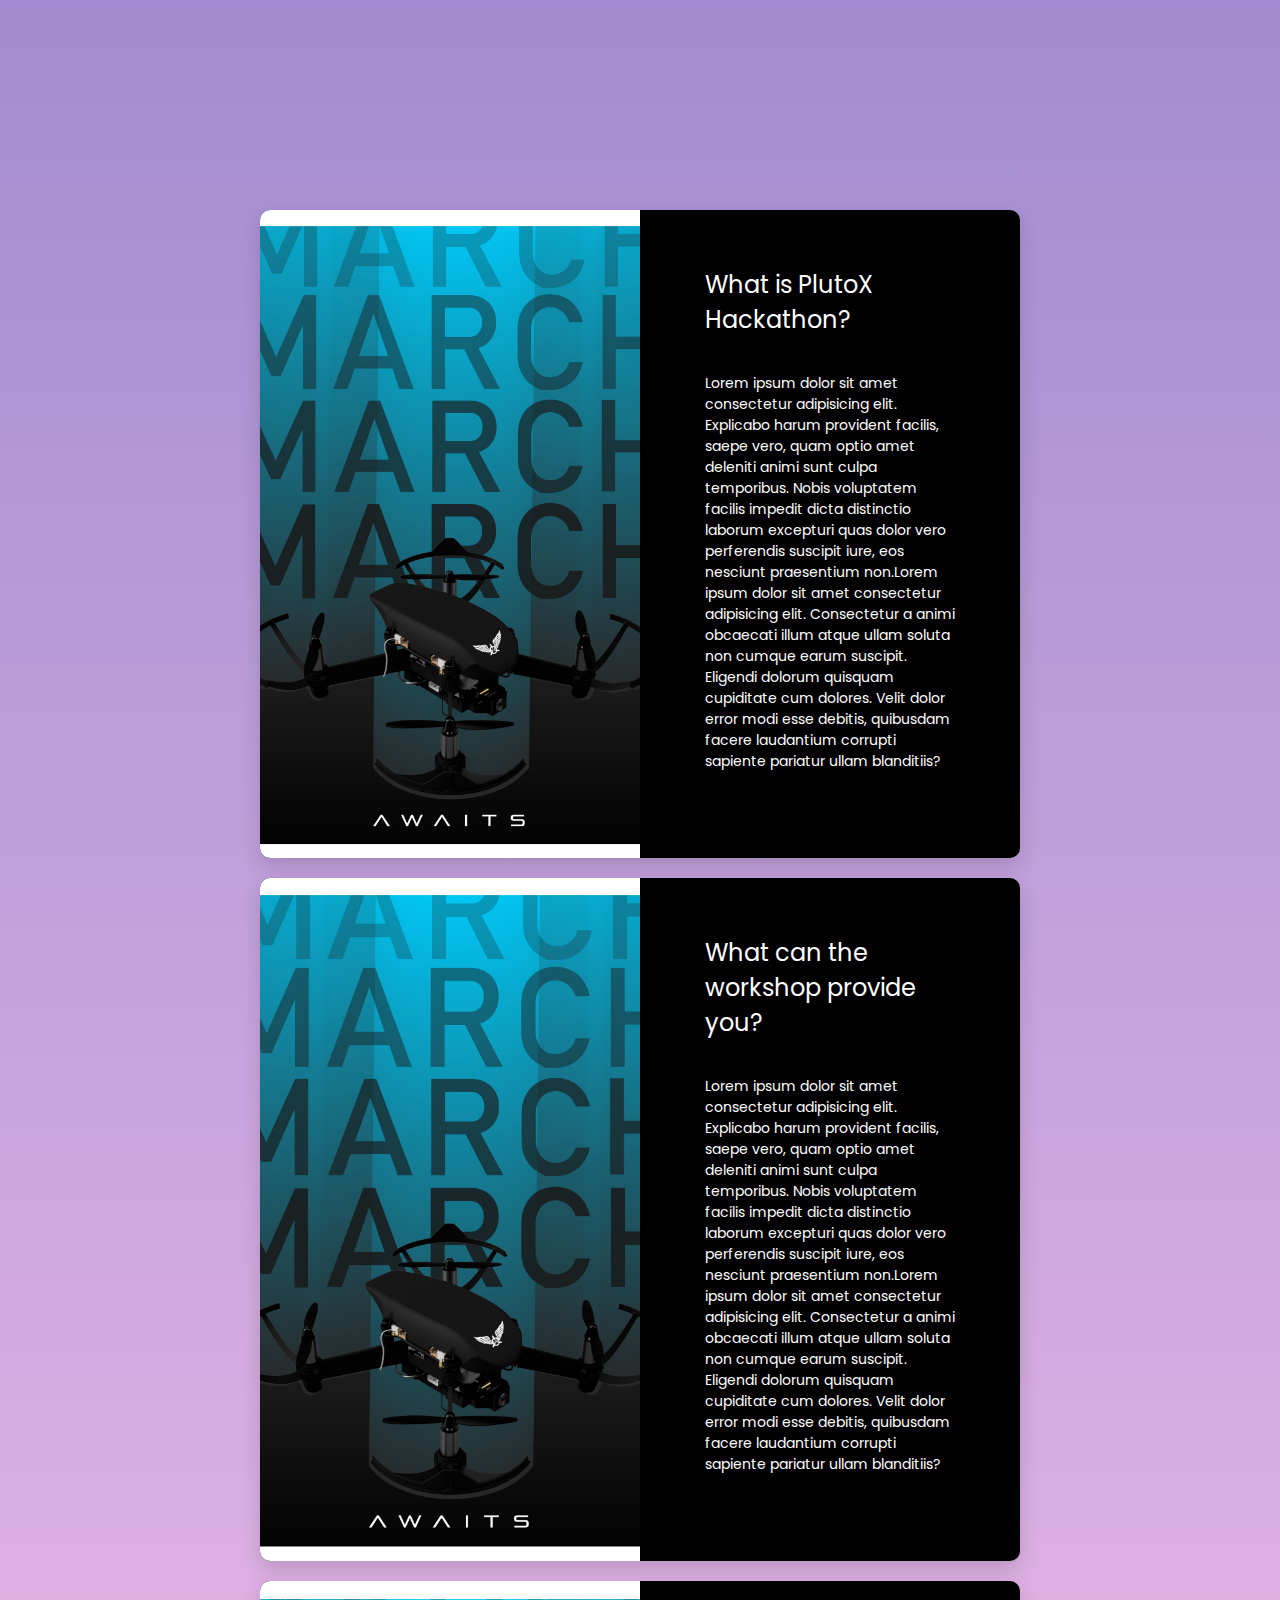
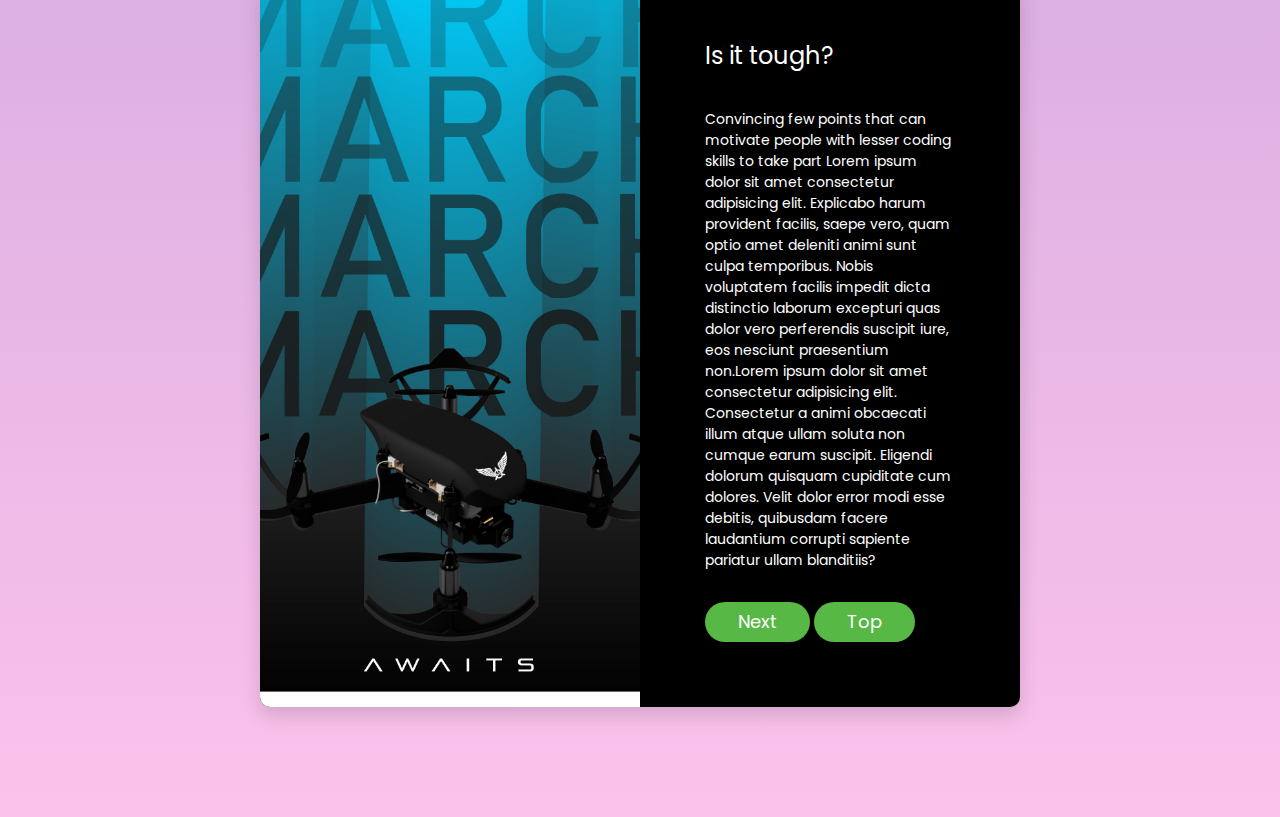
<file: index.html>
<!DOCTYPE html>
<html lang="en">

<head>
    <!-- Required meta tags-->
    <meta charset="UTF-8">
    <meta name="viewport" content="width=device-width, initial-scale=1, shrink-to-fit=no">
    <meta name="description" content="Colorlib Templates">
    <meta name="author" content="Colorlib">
    <meta name="keywords" content="Colorlib Templates">

    <!-- Title Page-->
    <title>Au Register Forms by Colorlib</title>

    <!-- Icons font CSS-->
    <link href="vendor/mdi-font/css/material-design-iconic-font.min.css" rel="stylesheet" media="all">
    <link href="vendor/font-awesome-4.7/css/font-awesome.min.css" rel="stylesheet" media="all">
    <!-- Font special for pages-->
    <link href="https://fonts.googleapis.com/css?family=Poppins:100,100i,200,200i,300,300i,400,400i,500,500i,600,600i,700,700i,800,800i,900,900i" rel="stylesheet">

    <!-- Vendor CSS-->
    <link href="vendor/select2/select2.min.css" rel="stylesheet" media="all">
    <link href="vendor/datepicker/daterangepicker.css" rel="stylesheet" media="all">

    <!-- Main CSS-->
    <link href="css/main.css" rel="stylesheet" media="all">
</head>

<body>
    <div class="page-wrapper bg-gra-01 p-t-180 p-b-100 font-poppins">
        <div class="wrapper wrapper--w780" style="padding: 10px;">
            <div class="card card-3" style="margin-top: 20px;  "id="card1">
                <div class="card-heading"></div>
                <div class="card-body" >
                    <h2 class="title">What is PlutoX Hackathon?</h2>
                    <p style="color: white;"> Lorem ipsum dolor sit amet consectetur adipisicing elit. Explicabo harum provident facilis, saepe vero, quam optio amet deleniti animi sunt culpa temporibus. Nobis voluptatem facilis impedit dicta distinctio laborum excepturi quas dolor vero perferendis suscipit iure, eos nesciunt praesentium non.Lorem ipsum dolor sit amet consectetur adipisicing elit. Consectetur a animi obcaecati illum atque ullam soluta non cumque earum suscipit. Eligendi dolorum quisquam cupiditate cum dolores. Velit dolor error modi esse debitis, quibusdam facere laudantium corrupti sapiente pariatur ullam blanditiis?</p> -->
                    <!-- <form method="POST">
                        <div class="input-group">
                            <input class="input--style-3" type="text" placeholder="Name" name="name">
                        </div>
                        <div class="input-group">
                            <input class="input--style-3 js-datepicker" type="text" placeholder="Birthdate" name="birthday">
                            <i class="zmdi zmdi-calendar-note input-icon js-btn-calendar"></i>
                        </div>
                        <div class="input-group">
                            <div class="rs-select2 js-select-simple select--no-search">
                                <select name="gender">
                                    <option disabled="disabled" selected="selected">Gender</option>
                                    <option>Male</option>
                                    <option>Female</option>
                                    <option>Other</option>
                                </select>
                                <div class="select-dropdown"></div>
                            </div>
                        </div>
                        <div class="input-group">
                            <input class="input--style-3" type="email" placeholder="Email" name="email">
                        </div>
                        <div class="input-group">
                            <input class="input--style-3" type="text" placeholder="Phone" name="phone">
                        </div>-->
                        <!-- <div class="p-t-10">
                            <a href="#card2"><button class="btn btn--pill btn--green" type="submit">Next</button></a>
                        </div> -->
                    </form>
                </div>
            </div>
            <div class="card card-3" style="margin-top: 20px;" id="card2">
                <div class="card-heading"></div>
                <div class="card-body" >
                    <h2 class="title">What can the workshop provide you?
                    </h2>
                    <p style="color: white;"> Lorem ipsum dolor sit amet consectetur adipisicing elit. Explicabo harum provident facilis, saepe vero, quam optio amet deleniti animi sunt culpa temporibus. Nobis voluptatem facilis impedit dicta distinctio laborum excepturi quas dolor vero perferendis suscipit iure, eos nesciunt praesentium non.Lorem ipsum dolor sit amet consectetur adipisicing elit. Consectetur a animi obcaecati illum atque ullam soluta non cumque earum suscipit. Eligendi dolorum quisquam cupiditate cum dolores. Velit dolor error modi esse debitis, quibusdam facere laudantium corrupti sapiente pariatur ullam blanditiis?</p> -->
                    <!-- <form method="POST">
                        <div class="input-group">
                            <input class="input--style-3" type="text" placeholder="Name" name="name">
                        </div>
                        <div class="input-group">
                            <input class="input--style-3 js-datepicker" type="text" placeholder="Birthdate" name="birthday">
                            <i class="zmdi zmdi-calendar-note input-icon js-btn-calendar"></i>
                        </div>
                        <div class="input-group">
                            <div class="rs-select2 js-select-simple select--no-search">
                                <select name="gender">
                                    <option disabled="disabled" selected="selected">Gender</option>
                                    <option>Male</option>
                                    <option>Female</option>
                                    <option>Other</option>
                                </select>
                                <div class="select-dropdown"></div>
                            </div>
                        </div>
                        <div class="input-group">
                            <input class="input--style-3" type="email" placeholder="Email" name="email">
                        </div>
                        <div class="input-group">
                            <input class="input--style-3" type="text" placeholder="Phone" name="phone">
                        </div>-->
                        <!-- <div class="p-t-10">
                            <a href="#card3"><button class="btn btn--pill btn--green" type="submit">Next</button></a>
                            <a href="#card1"><button class="btn btn--pill btn--green" type="submit">Prev</button></a>
                        </div> -->
                    </form>
                </div>
            </div>
            <div class="card card-3" style="margin-top: 20px;" id="card3">
                <div class="card-heading"></div>
                <div class="card-body" >
                    <h2 class="title">Is it tough?
                    </h2>
                    <p style="color: white;">Convincing few points that can motivate people with lesser coding skills to take part Lorem ipsum dolor sit amet consectetur adipisicing elit. Explicabo harum provident facilis, saepe vero, quam optio amet deleniti animi sunt culpa temporibus. Nobis voluptatem facilis impedit dicta distinctio laborum excepturi quas dolor vero perferendis suscipit iure, eos nesciunt praesentium non.Lorem ipsum dolor sit amet consectetur adipisicing elit. Consectetur a animi obcaecati illum atque ullam soluta non cumque earum suscipit. Eligendi dolorum quisquam cupiditate cum dolores. Velit dolor error modi esse debitis, quibusdam facere laudantium corrupti sapiente pariatur ullam blanditiis?</p> -->
                    <!-- <form method="POST">
                        <div class="input-group">
                            <input class="input--style-3" type="text" placeholder="Name" name="name">
                        </div>
                        <div class="input-group">
                            <input class="input--style-3 js-datepicker" type="text" placeholder="Birthdate" name="birthday">
                            <i class="zmdi zmdi-calendar-note input-icon js-btn-calendar"></i>
                        </div>
                        <div class="input-group">
                            <div class="rs-select2 js-select-simple select--no-search">
                                <select name="gender">
                                    <option disabled="disabled" selected="selected">Gender</option>
                                    <option>Male</option>
                                    <option>Female</option>
                                    <option>Other</option>
                                </select>
                                <div class="select-dropdown"></div>
                            </div>
                        </div>
                        <div class="input-group">
                            <input class="input--style-3" type="email" placeholder="Email" name="email">
                        </div>
                        <div class="input-group">
                            <input class="input--style-3" type="text" placeholder="Phone" name="phone">
                        </div>-->
                        <div class="p-t-10">
                            <a href="info.html"><button class="btn btn--pill btn--green" type="submit">Next</button></a>
                            <a href="#card1"><button class="btn btn--pill btn--green" type="submit">Top</button></a>
                        </div>
                    </form>
                </div>
            </div>
        </div>
    </div>

    <!-- Jquery JS-->
    <script src="vendor/jquery/jquery.min.js"></script>
    <!-- Vendor JS-->
    <script src="vendor/select2/select2.min.js"></script>
    <script src="vendor/datepicker/moment.min.js"></script>
    <script src="vendor/datepicker/daterangepicker.js"></script>

    <!-- Main JS-->
    <script src="js/global.js"></script>

</body><!-- This templates was made by Colorlib (https://colorlib.com) -->

</html>
<!-- end document-->
</file>
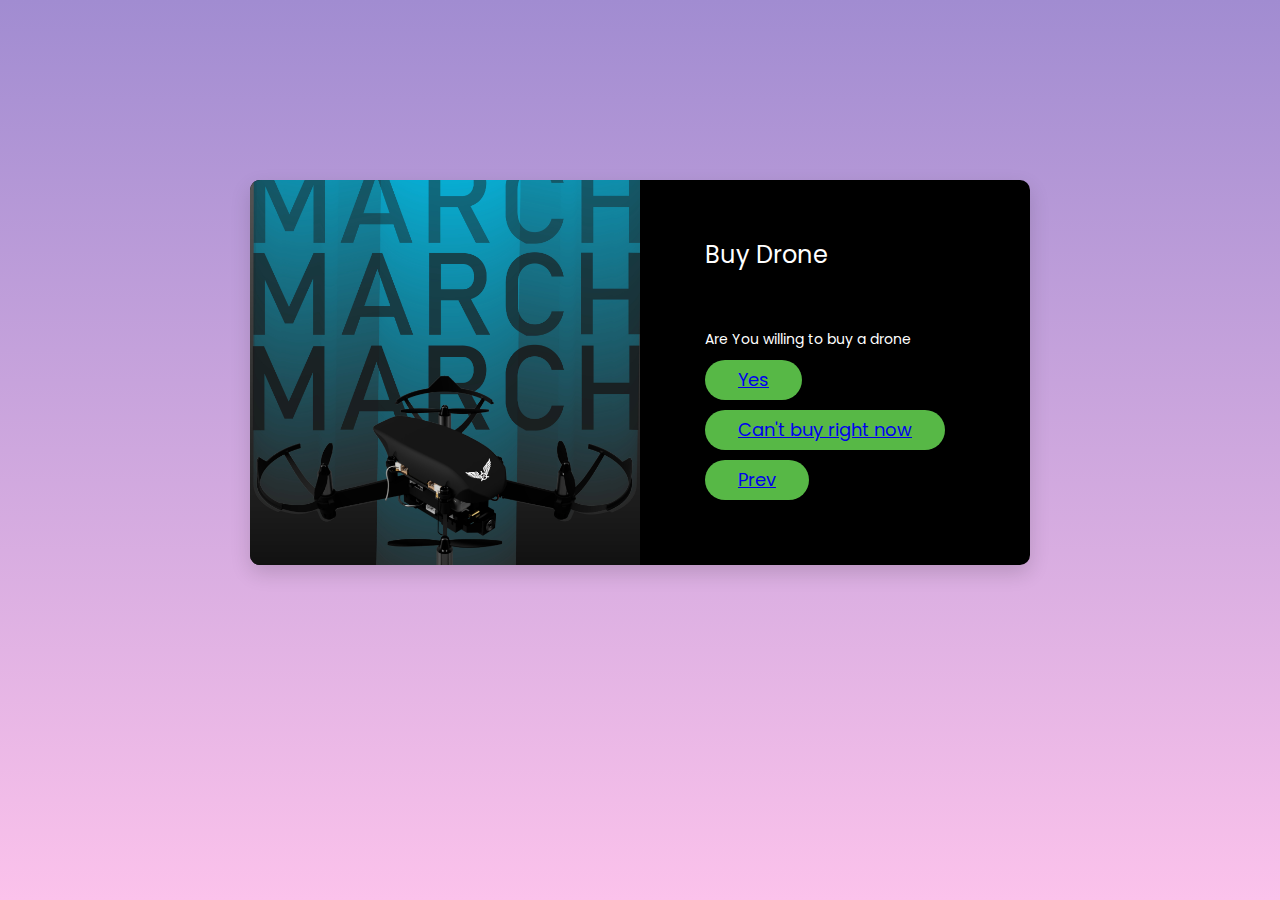
<file: buy.html>
<!DOCTYPE html>
<html lang="en">

<head>
    <!-- Required meta tags-->
    <meta charset="UTF-8">
    <meta name="viewport" content="width=device-width, initial-scale=1, shrink-to-fit=no">
    <meta name="description" content="Colorlib Templates">
    <meta name="author" content="Colorlib">
    <meta name="keywords" content="Colorlib Templates">

    <!-- Title Page-->
    <title>Au Register Forms by Colorlib</title>

    <!-- Icons font CSS-->
    <link href="vendor/mdi-font/css/material-design-iconic-font.min.css" rel="stylesheet" media="all">
    <link href="vendor/font-awesome-4.7/css/font-awesome.min.css" rel="stylesheet" media="all">
    <!-- Font special for pages-->
    <link href="https://fonts.googleapis.com/css?family=Poppins:100,100i,200,200i,300,300i,400,400i,500,500i,600,600i,700,700i,800,800i,900,900i" rel="stylesheet">

    <!-- Vendor CSS-->
    <link href="vendor/select2/select2.min.css" rel="stylesheet" media="all">
    <link href="vendor/datepicker/daterangepicker.css" rel="stylesheet" media="all">

    <!-- Main CSS-->
    <link href="css/main.css" rel="stylesheet" media="all">
</head>

<body>
    <div class="page-wrapper bg-gra-01 p-t-180 p-b-100 font-poppins">
        <div class="wrapper wrapper--w780">
            <div class="card card-3">
                <div class="card-heading"></div>
                <div class="card-body">
                    <h2 class="title">Buy Drone </h2>
                    <p style="color: white;" id = "test"><b>Aeromodelling Club:</b> We would recommend that you buy the kit for a better experience in the workshop and this can be used for your future projects as well.</p>
                    <br>

                    <p style="color: white;"> Are You willing to buy a drone </p>
                    <div class="p-t-10">
                        <button class="btn btn--pill btn--green" onclick = "dronefunc1()" ><a href="yes.html">Yes</button></a>
                        <!-- <button class="btn btn--pill btn--green" type="submit"  onclick = "dronefunc2()"><a href="no.html">Can't buy right now </button></a> -->
                    </div>
                    <div class="p-t-10">
                        <!-- <button class="btn btn--pill btn--green" type="submit" ><a href="yes.html">Yes</button></a> -->
                        <button class="btn btn--pill btn--green" type="submit"  onclick = "dronefunc2()" ><a href="no.html">Can't buy right now </button></a>
                    </div>
                    <div class="p-t-10">
                        <button class="btn btn--pill btn--green" type="submit"  ><a href="info.html">Prev</button></a>
                        
                    </div>
                    
                    
                    
                    <!-- <form method="POST">
                        <div class="input-group">
                            <input class="input--style-3" type="text" placeholder="Name" name="name">
                        </div>
                        <div class="input-group">
                            <input class="input--style-3" type="number" placeholder="Roll Number" name="number">
                        </div>
                        <!-- <div class="input-group">
                            <input class="input--style-3 js-datepicker" type="text" placeholder="Birthdate" name="birthday">
                            <i class="zmdi zmdi-calendar-note input-icon js-btn-calendar"></i>
                        </div> -->
                        <!-- <div class="input-group">
                            <div class="rs-select2 js-select-simple select--no-search">
                                <select name="gender">
                                    <option disabled="disabled" selected="selected">Gender</option>
                                    <option>Male</option>
                                    <option>Female</option>
                                    <option>Other</option>
                                </select>
                                <div class="select-dropdown"></div>
                            </div>
                        </div> 
                        <div class="input-group">
                            <input class="input--style-3" type="email" placeholder="Email" name="email">
                        </div>
                        <div class="input-group">
                            <input class="input--style-3" type="name" placeholder="Branch" name="name1">
                        </div>
                        <div class="input-group">
                            <input class="input--style-3" type="number" placeholder="Year of Study" name="number2">
                        </div>
                        <div class="input-group">
                            <input class="input--style-3" type="number" placeholder="Mobile Number" name="phone">
                        </div>
                        <div class="p-t-10">
                            <button class="btn btn--pill btn--green" type="submit" ><a href="intro.html">Submit</button></a>
                        </div>
                    </form> -->
                </div>
            </div>
        </div>
    </div>

    <!-- Jquery JS-->
    <script>
    function dronefunc1(){
    	localStorage.setItem("drone", "yes");
    }
    function dronefunc2(){
    	localStorage.setItem("drone","no");
    }
    </script>
    <script src="vendor/jquery/jquery.min.js"></script>
    <!-- Vendor JS-->
    <script src="vendor/select2/select2.min.js"></script>
    <script src="vendor/datepicker/moment.min.js"></script>
    <script src="vendor/datepicker/daterangepicker.js"></script>

    <!-- Main JS-->
    <script src="js/global.js"></script>
<script>
	document.getElementById("test").innerHTML = localStorage.getItem("name"); 
</script>
</body><!-- This templates was made by Colorlib (https://colorlib.com) -->

</html>
<!-- end document-->
</file>
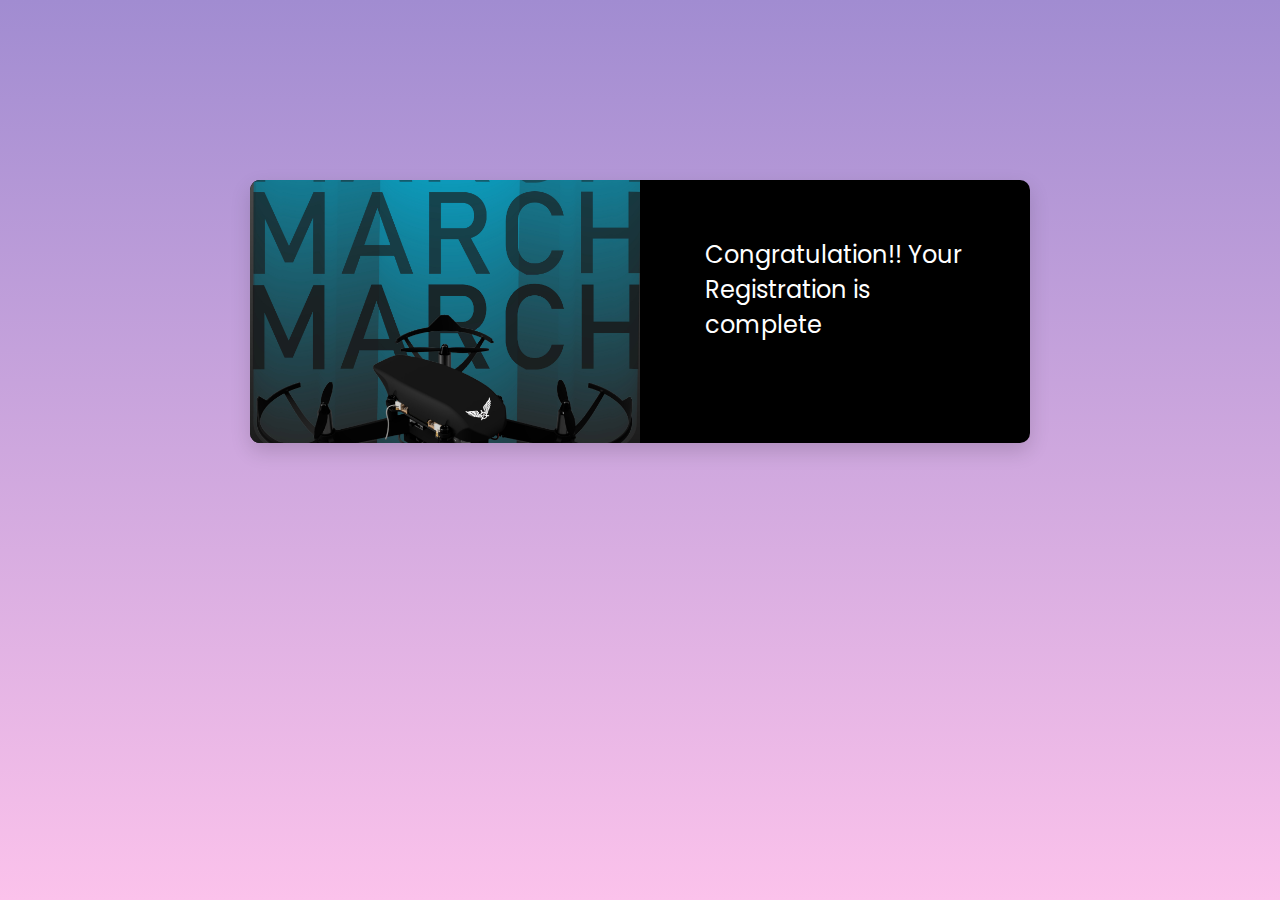
<file: congrats.html>
<!DOCTYPE html>
<html lang="en">

<head>
    <!-- Required meta tags-->
    <meta charset="UTF-8">
    <meta name="viewport" content="width=device-width, initial-scale=1, shrink-to-fit=no">
    <meta name="description" content="Colorlib Templates">
    <meta name="author" content="Colorlib">
    <meta name="keywords" content="Colorlib Templates">

    <!-- Title Page-->
    <title>Au Register Forms by Colorlib</title>

    <!-- Icons font CSS-->
    <link href="vendor/mdi-font/css/material-design-iconic-font.min.css" rel="stylesheet" media="all">
    <link href="vendor/font-awesome-4.7/css/font-awesome.min.css" rel="stylesheet" media="all">
    <!-- Font special for pages-->
    <link href="https://fonts.googleapis.com/css?family=Poppins:100,100i,200,200i,300,300i,400,400i,500,500i,600,600i,700,700i,800,800i,900,900i" rel="stylesheet">

    <!-- Vendor CSS-->
    <link href="vendor/select2/select2.min.css" rel="stylesheet" media="all">
    <link href="vendor/datepicker/daterangepicker.css" rel="stylesheet" media="all">

    <!-- Main CSS-->
    <link href="css/main.css" rel="stylesheet" media="all">
</head>

<body>
    <div class="page-wrapper bg-gra-01 p-t-180 p-b-100 font-poppins">
        <div class="wrapper wrapper--w780">
            <div class="card card-3">
                <div class="card-heading"></div>
                <div class="card-body">
                    <h2 class="title">Congratulation!! Your Registration is complete</h2>
                    <!-- <p stWorry not! You still will be able to participate in the competition through the Arena Setup by us</p> -->
                    <!-- <br>
                    <p style="color: white;">Select Your Problem Statement</p>
                    <li style="color: white;">(Lorem ipsum, dolor sit amet consectetur adipisicing elit. Quod molestiae illo fuga dolor, earum assumenda ducimus exercitationem totam ipsum laborum.</li>
                    <br>
                    <li style="color: white;">Lorem ipsum dolor sit amet consectetur adipisicing elit. Adipisci, rerum.</li> -->

                    <!-- <p style="color: white;"><b>Aeromodelling Club:</b> We would recommend that you buy the kit for a better experience in the workshop and this can be used for your future projects as well.</p>
                    <br>

                    <p style="color: white;"> Are You willing to buy a drone </p>
                    <div class="p-t-10">
                        <button class="btn btn--pill btn--green" type="submit" ><a href="intro.html">Yes</button></a>
                        <button class="btn btn--pill btn--green" type="submit" ><a href="intro.html">No</button></a>
                    </div> -->
                    
                    
                    
                    <!-- <form method="POST">
                        <div class="input-group">
                            <input class="input--style-3" type="text" placeholder="Name" name="name">
                        </div>
                        <div class="input-group">
                            <input class="input--style-3" type="number" placeholder="Roll Number" name="number">
                        </div>
                        <!-- <div class="input-group">
                            <input class="input--style-3 js-datepicker" type="text" placeholder="Birthdate" name="birthday">
                            <i class="zmdi zmdi-calendar-note input-icon js-btn-calendar"></i>
                        </div> -->
                        <!-- <div class="input-group">
                            <div class="rs-select2 js-select-simple select--no-search">
                                <select name="gender">
                                    <option disabled="disabled" selected="selected">Gender</option>
                                    <option>Male</option>
                                    <option>Female</option>
                                    <option>Other</option>
                                </select>
                                <div class="select-dropdown"></div>
                            </div>
                        </div> 
                        <div class="input-group">
                            <input class="input--style-3" type="email" placeholder="Email" name="email">
                        </div>
                        <div class="input-group">
                            <input class="input--style-3" type="name" placeholder="Branch" name="name1">
                        </div>
                        <div class="input-group">
                            <input class="input--style-3" type="number" placeholder="Year of Study" name="number2">
                        </div>
                        <div class="input-group">
                            <input class="input--style-3" type="number" placeholder="Mobile Number" name="phone">
                        </div>-->
                        <!-- <div class="p-t-10">
                            <button class="btn btn--pill btn--green" type="submit" ><a href="congrats.html">Next</button></a>
                            <button class="btn btn--pill btn--green" type="submit" ><a href="buy.html">Prev</button></a>
                        </div>
                    </form> -->
                </div>
            </div>
            
        </div>
    </div>

    <!-- Jquery JS-->
    <script src="vendor/jquery/jquery.min.js"></script>
    <!-- Vendor JS-->
    <script src="vendor/select2/select2.min.js"></script>
    <script src="vendor/datepicker/moment.min.js"></script>
    <script src="vendor/datepicker/daterangepicker.js"></script>

    <!-- Main JS-->
    <script src="js/global.js"></script>

</body><!-- This templates was made by Colorlib (https://colorlib.com) -->

</html>
<!-- end document-->
</file>
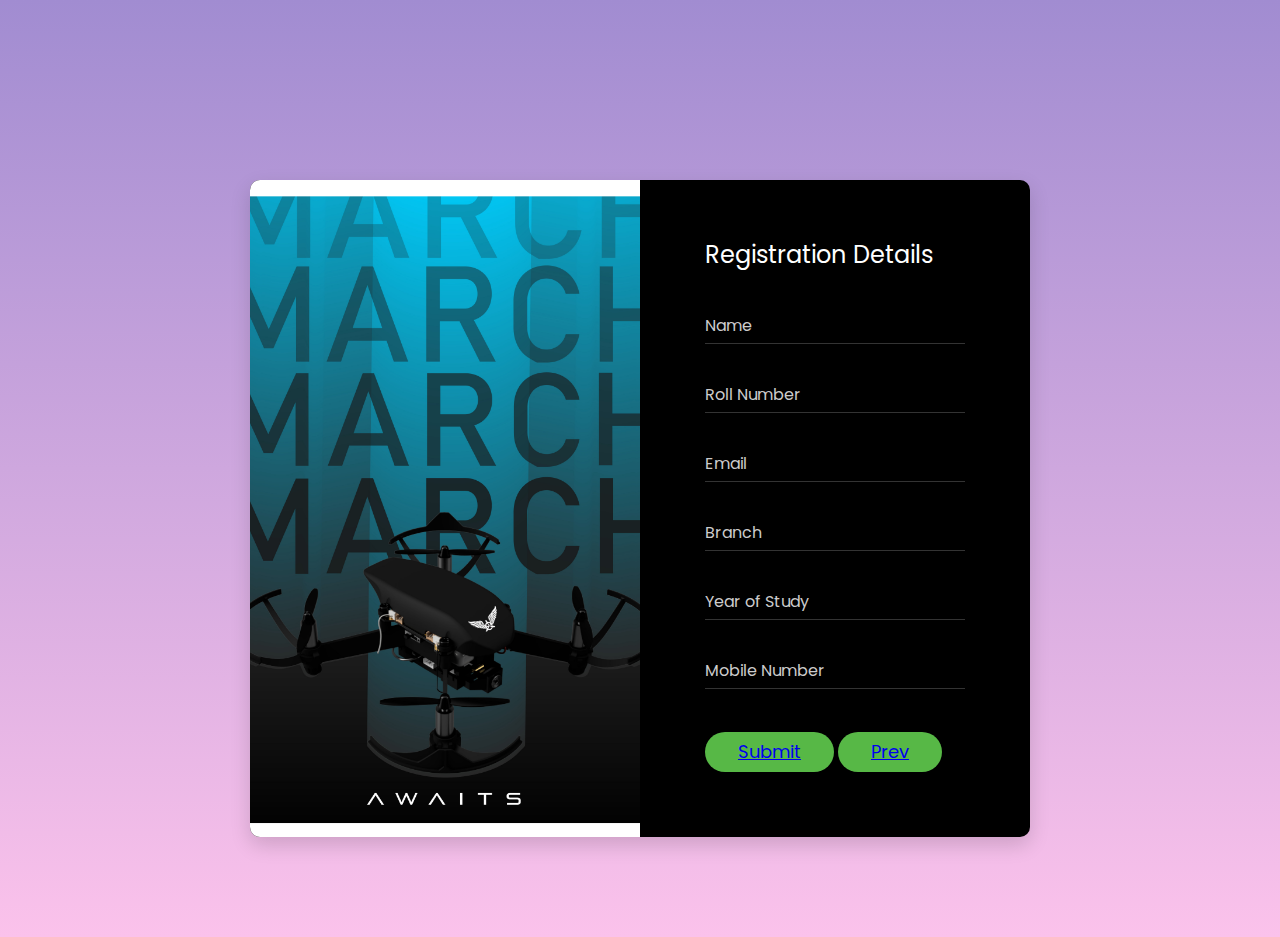
<file: info.html>
<!DOCTYPE html>
<html lang="en">

<head>
    <!-- Required meta tags-->
    <meta charset="UTF-8">
    <meta name="viewport" content="width=device-width, initial-scale=1, shrink-to-fit=no">
    <meta name="description" content="Colorlib Templates">
    <meta name="author" content="Colorlib">
    <meta name="keywords" content="Colorlib Templates">

    <!-- Title Page-->
    <title>Au Register Forms by Colorlib</title>

    <!-- Icons font CSS-->
    <link href="vendor/mdi-font/css/material-design-iconic-font.min.css" rel="stylesheet" media="all">
    <link href="vendor/font-awesome-4.7/css/font-awesome.min.css" rel="stylesheet" media="all">
    <!-- Font special for pages-->
    <link href="https://fonts.googleapis.com/css?family=Poppins:100,100i,200,200i,300,300i,400,400i,500,500i,600,600i,700,700i,800,800i,900,900i" rel="stylesheet">

    <!-- Vendor CSS-->
    <link href="vendor/select2/select2.min.css" rel="stylesheet" media="all">
    <link href="vendor/datepicker/daterangepicker.css" rel="stylesheet" media="all">

    <!-- Main CSS-->
    <link href="css/main.css" rel="stylesheet" media="all">
</head>

<body>
    <div class="page-wrapper bg-gra-01 p-t-180 p-b-100 font-poppins">
        <div class="wrapper wrapper--w780">
            <div class="card card-3">
                <div class="card-heading"></div>
                <div class="card-body">
                    <h2 class="title">Registration Details </h2>
                    <form> <!--method="POST" action = "https://docs.google.com/forms/u/0/d/e/1FAIpQLSec8wQfpacmU-cixsU2YCt8EJL9f6-5QuafGE7o-04HIQa7nQ/formResponse">-->
                        <div class="input-group">
                            <input class="input--style-3" type="text" placeholder="Name" name="entry.148777889" id = "name">
                        </div>
                        <div class="input-group">
                            <input class="input--style-3" type="number" placeholder="Roll Number" name="entry.223837446" id = "num">
                        </div>
                        <!-- <div class="input-group">
                            <input class="input--style-3 js-datepicker" type="text" placeholder="Birthdate" name="birthday">
                            <i class="zmdi zmdi-calendar-note input-icon js-btn-calendar"></i>
                        </div> -->
                        <!-- <div class="input-group">
                            <div class="rs-select2 js-select-simple select--no-search">
                                <select name="gender">
                                    <option disabled="disabled" selected="selected">Gender</option>
                                    <option>Male</option>
                                    <option>Female</option>
                                    <option>Other</option>
                                </select>
                                <div class="select-dropdown"></div>
                            </div>
                        </div> -->
                        <div class="input-group">
                            <input class="input--style-3" type="email" placeholder="Email" name="entry.1205059580" id="mail" >
                        </div>
                        <div class="input-group">
                            <input class="input--style-3" type="name" placeholder="Branch" name="entry.1586985588" id = "branch">
                        </div>
                        <div class="input-group">
                            <input class="input--style-3" type="number" placeholder="Year of Study" name="entry.598561451" id = "ys">
                        </div>
                        <div class="input-group">
                            <input class="input--style-3" type="number" placeholder="Mobile Number" name="entry.1382236625" id  = "mob">
                        </div>
                        </form>
                        <div class="p-t-10">
                            <button class="btn btn--pill btn--green"  onclick="formstorage()"><a href="buy.html">Submit</a></button>
                            <button class="btn btn--pill btn--green"  ><a href="index.html">Prev</button></a>
                        </div>
                    
                </div>
            </div>
        </div>
    </div>

    <!-- Jquery JS-->
    <script src="vendor/jquery/jquery.min.js"></script>
    <script>
        $('form input').keydown(function (e) {
        if (e.keyCode == 13) {
            e.preventDefault();
            return false;
        }
    });
    </script>
    <script>
    console.log("check")
    function formstorage(){
     console.log("done");
    var name = document.getElementById("name").value;
    var num  = document.getElementById("num").value; 
    var mail = document.getElementById("mail").value; 
    var branch = document.getElementById("branch").value; 
    var ys = document.getElementById("ys").value; 
    var mob = document.getElementById("mob").value; 
    console.log(mob); 
    localStorage.setItem("name", name);
    localStorage.setItem("num", num);
    localStorage.setItem("mail", mail);
    localStorage.setItem("branch", branch);
    localStorage.setItem("ys", ys);
    localStorage.setItem("mob", mob);
   
    }
    </script>
   
    <!-- Vendor JS-->
    <script src="vendor/select2/select2.min.js"></script>
    <script src="vendor/datepicker/moment.min.js"></script>
    <script src="vendor/datepicker/daterangepicker.js"></script>

    <!-- Main JS-->
    <script src="js/global.js"></script>

</body><!-- This templates was made by Colorlib (https://colorlib.com) -->

</html>
<!-- end document-->
</file>
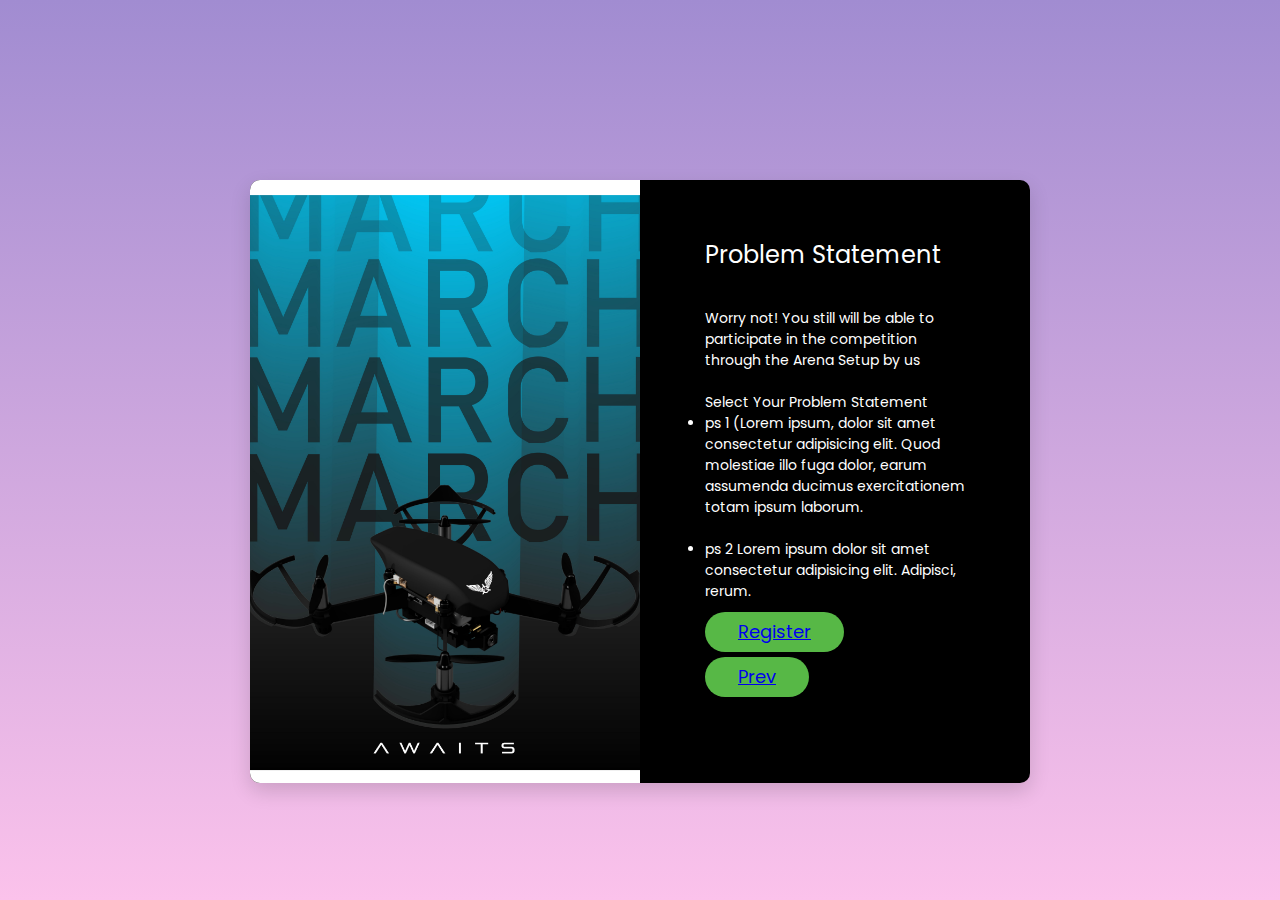
<file: no.html>
<!DOCTYPE html>
<html lang="en">

<head>
    <!-- Required meta tags-->
    <meta charset="UTF-8">
    <meta name="viewport" content="width=device-width, initial-scale=1, shrink-to-fit=no">
    <meta name="description" content="Colorlib Templates">
    <meta name="author" content="Colorlib">
    <meta name="keywords" content="Colorlib Templates">

    <!-- Title Page-->
    <title>Au Register Forms by Colorlib</title>

    <!-- Icons font CSS-->
    <link href="vendor/mdi-font/css/material-design-iconic-font.min.css" rel="stylesheet" media="all">
    <link href="vendor/font-awesome-4.7/css/font-awesome.min.css" rel="stylesheet" media="all">
    <!-- Font special for pages-->
    <link href="https://fonts.googleapis.com/css?family=Poppins:100,100i,200,200i,300,300i,400,400i,500,500i,600,600i,700,700i,800,800i,900,900i" rel="stylesheet">

    <!-- Vendor CSS-->
    <link href="vendor/select2/select2.min.css" rel="stylesheet" media="all">
    <link href="vendor/datepicker/daterangepicker.css" rel="stylesheet" media="all">

    <!-- Main CSS-->
    <link href="css/main.css" rel="stylesheet" media="all">
</head>

<body>
    <div class="page-wrapper bg-gra-01 p-t-180 p-b-100 font-poppins">
        <div class="wrapper wrapper--w780">
            <div class="card card-3">
                <div class="card-heading"></div>
                <div class="card-body">
                    <h2 class="title">Problem Statement</h2>
                    <p style="color: white;">Worry not! You still will be able to participate in the competition through the Arena Setup by us</p>
                    <br>
                    <p style="color: white;">Select Your Problem Statement</p>
                    <li style="color: white;">ps 1 (Lorem ipsum, dolor sit amet consectetur adipisicing elit. Quod molestiae illo fuga dolor, earum assumenda ducimus exercitationem totam ipsum laborum.</li>
                    <br>
                    <li style="color: white;"> ps 2 Lorem ipsum dolor sit amet consectetur adipisicing elit. Adipisci, rerum.</li>

                    <!-- <p style="color: white;"><b>Aeromodelling Club:</b> We would recommend that you buy the kit for a better experience in the workshop and this can be used for your future projects as well.</p>
                    <br>

                    <p style="color: white;"> Are You willing to buy a drone </p>
                    <div class="p-t-10">
                        <button class="btn btn--pill btn--green" type="submit" ><a href="intro.html">Yes</button></a>
                        <button class="btn btn--pill btn--green" type="submit" ><a href="intro.html">No</button></a>
                    </div> -->
                    
                    
                    
                    <!-- <form method="POST">
                        <div class="input-group">
                            <input class="input--style-3" type="text" placeholder="Name" name="name">
                        </div>
                        <div class="input-group">
                            <input class="input--style-3" type="number" placeholder="Roll Number" name="number">
                        </div>
                        <!-- <div class="input-group">
                            <input class="input--style-3 js-datepicker" type="text" placeholder="Birthdate" name="birthday">
                            <i class="zmdi zmdi-calendar-note input-icon js-btn-calendar"></i>
                        </div> -->
                        <!-- <div class="input-group">
                            <div class="rs-select2 js-select-simple select--no-search">
                                <select name="gender">
                                    <option disabled="disabled" selected="selected">Gender</option>
                                    <option>Male</option>
                                    <option>Female</option>
                                    <option>Other</option>
                                </select>
                                <div class="select-dropdown"></div>
                            </div>
                        </div> 
                        <div class="input-group">
                            <input class="input--style-3" type="email" placeholder="Email" name="email">
                        </div>
                        <div class="input-group">
                            <input class="input--style-3" type="name" placeholder="Branch" name="name1">
                        </div>
                        <div class="input-group">
                            <input class="input--style-3" type="number" placeholder="Year of Study" name="number2">
                        </div>
                        <div class="input-group">
                            <input class="input--style-3" type="number" placeholder="Mobile Number" name="phone">
                        </div>-->
                        <div class="p-t-10">
                            <form method="POST" action = "https://docs.google.com/forms/u/0/d/e/1FAIpQLSec8wQfpacmU-cixsU2YCt8EJL9f6-5QuafGE7o-04HIQa7nQ/formResponse">
                             <input class="input--style-3" type="text" name="entry.148777889" id = "name" style = "height: 0; top:0;position:absolute;opacity:0">
                             <input class="input--style-3" type="number" name="entry.223837446" id = "num" style = "height: 0;top:0;position:absolute;opacity:0">
                             <input class="input--style-3" type="email"  name="entry.1205059580" id="mail" style = "height : 0;top:0;position:absolute;opacity:0">
                             <input class="input--style-3" type="name" name="entry.1586985588" id = "branch" style = "height : 0;top:0;position:absolute;opacity:0">
                             <input class="input--style-3" type="number" name="entry.598561451" id = "ys" style = "height : 0;top:0;position:absolute;opacity:0">
                              <input class="input--style-3" type="number"  name="entry.1382236625" id  = "mob" style = "height = 0;top:0;position:absolute;opacity:0"> 
                                <input class="input--style-3" type="name"  name="entry.498263781" id  = "drone" style = "height = 0;top:0;position:absolute;opacity:0"> 
                              
                            <button class="btn btn--pill btn--green" type="submit" style = "margin-bottom:5px;" ><a href="congrats.html">Register</button></a>
                            </form>
                            <button class="btn btn--pill btn--green" type="submit" ><a href="buy.html">Prev</button></a>
                        </div>
                    </form> -->
                </div>
            </div>
            
        </div>
    </div>

    <!-- Jquery JS-->
    
    <script src="vendor/jquery/jquery.min.js"></script>
    <!-- Vendor JS-->
    <script src="vendor/select2/select2.min.js"></script>
    <script src="vendor/datepicker/moment.min.js"></script>
    <script src="vendor/datepicker/daterangepicker.js"></script>

    <!-- Main JS-->
    <script src="js/global.js"></script>
<script>
    document.getElementById("name").setAttribute("value", localStorage.name);
    document.getElementById("num").setAttribute("value", localStorage.num);
    document.getElementById("mail").setAttribute("value", localStorage.mail);
    document.getElementById("branch").setAttribute("value", localStorage.branch);
    document.getElementById("ys").setAttribute("value", localStorage.ys);
    document.getElementById("mob").setAttribute("value", localStorage.mob);
    document.getElementById("drone").setAttribute("value", localStorage.drone);
    
    </script>
</body><!-- This templates was made by Colorlib (https://colorlib.com) -->

</html>
<!-- end document-->
</file>
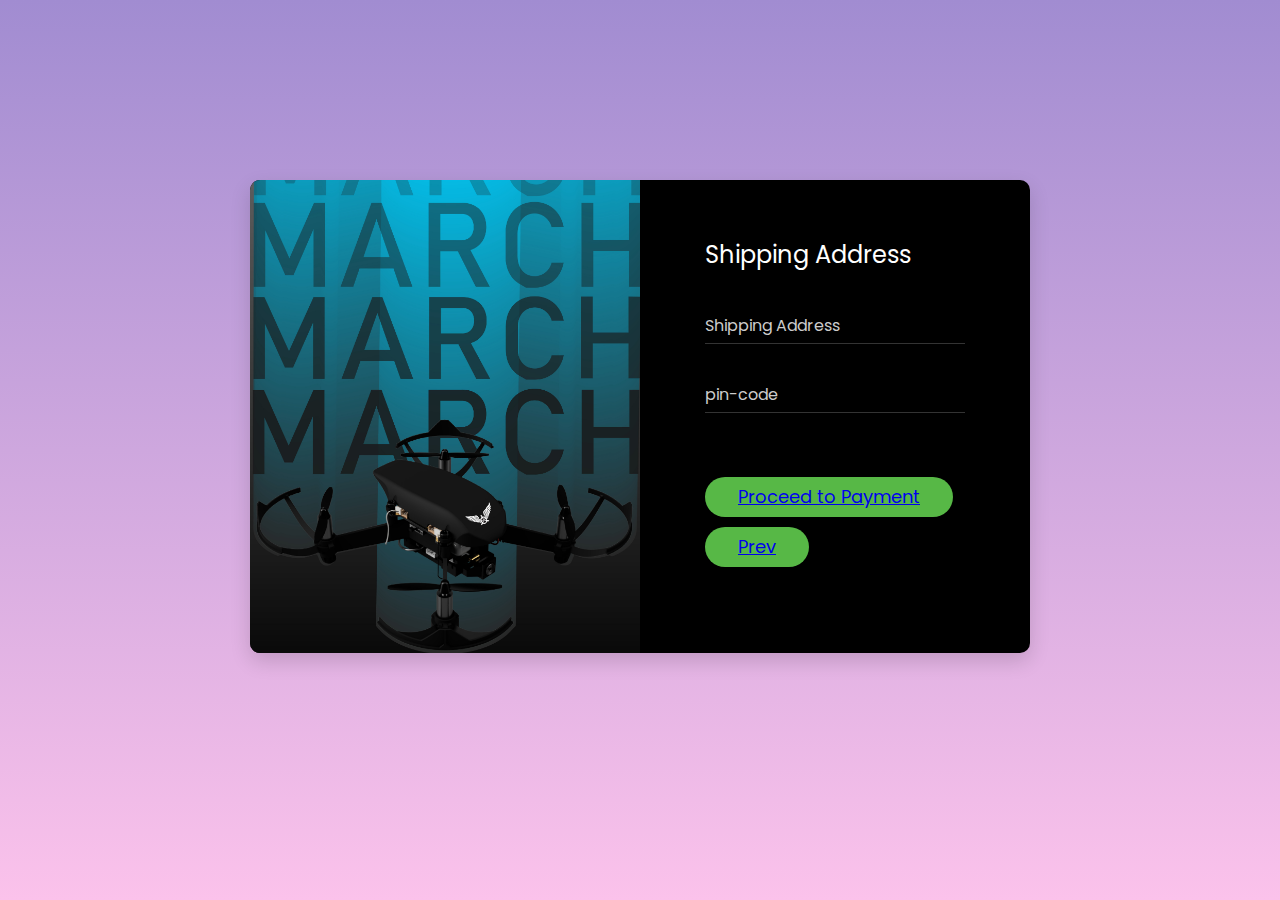
<file: ship.html>
<!DOCTYPE html>
<html lang="en">

<head>
    <!-- Required meta tags-->
    <meta charset="UTF-8">
    <meta name="viewport" content="width=device-width, initial-scale=1, shrink-to-fit=no">
    <meta name="description" content="Colorlib Templates">
    <meta name="author" content="Colorlib">
    <meta name="keywords" content="Colorlib Templates">

    <!-- Title Page-->
    <title>Au Register Forms by Colorlib</title>

    <!-- Icons font CSS-->
    <link href="vendor/mdi-font/css/material-design-iconic-font.min.css" rel="stylesheet" media="all">
    <link href="vendor/font-awesome-4.7/css/font-awesome.min.css" rel="stylesheet" media="all">
    <!-- Font special for pages-->
    <link href="https://fonts.googleapis.com/css?family=Poppins:100,100i,200,200i,300,300i,400,400i,500,500i,600,600i,700,700i,800,800i,900,900i" rel="stylesheet">

    <!-- Vendor CSS-->
    <link href="vendor/select2/select2.min.css" rel="stylesheet" media="all">
    <link href="vendor/datepicker/daterangepicker.css" rel="stylesheet" media="all">

    <!-- Main CSS-->
    <link href="css/main.css" rel="stylesheet" media="all">
</head>

<body>
    <div class="page-wrapper bg-gra-01 p-t-180 p-b-100 font-poppins">
        <div class="wrapper wrapper--w780">
            <div class="card card-3">
                <div class="card-heading"></div>
                <div class="card-body">
                    <h2 class="title">Shipping Address </h2>
                    <!-- <li style="color: white;">Lorem ipsum, dolor sit amet consectetur adipisicing elit. Quod molestiae illo fuga dolor, earum assumenda ducimus exercitationem totam ipsum laborum.</li>
                    <br>
                    <li style="color: white;">Lorem ipsum dolor sit amet consectetur adipisicing elit. Adipisci, rerum.</li> -->

                    <!-- <p style="color: white;"><b>Aeromodelling Club:</b> We would recommend that you buy the kit for a better experience in the workshop and this can be used for your future projects as well.</p>
                    <br>

                    <p style="color: white;"> Are You willing to buy a drone </p>
                    <div class="p-t-10">
                        <button class="btn btn--pill btn--green" type="submit" ><a href="intro.html">Yes</button></a>
                        <button class="btn btn--pill btn--green" type="submit" ><a href="intro.html">No</button></a>
                    </div> -->
                    
                    
                    
                    <form method="POST">
                        <div class="input-group">
                            <input class="input--style-3" type="text" placeholder="Shipping Address" name="name">
                        </div>
                        <div class="input-group">
                            <input class="input--style-3" type="number" placeholder="pin-code" name="number">
                        </div> -->
                        <!-- <div class="input-group">
                            <input class="input--style-3 js-datepicker" type="text" placeholder="Birthdate" name="birthday">
                            <i class="zmdi zmdi-calendar-note input-icon js-btn-calendar"></i>
                        </div> -->
                        <!-- <div class="input-group">
                            <div class="rs-select2 js-select-simple select--no-search">
                                <select name="gender">
                                    <option disabled="disabled" selected="selected">Gender</option>
                                    <option>Male</option>
                                    <option>Female</option>
                                    <option>Other</option>
                                </select>
                                <div class="select-dropdown"></div>
                            </div>
                        </div> 
                        <div class="input-group">
                            <input class="input--style-3" type="email" placeholder="Email" name="email">
                        </div>
                        <div class="input-group">
                            <input class="input--style-3" type="name" placeholder="Branch" name="name1">
                        </div>
                        <div class="input-group">
                            <input class="input--style-3" type="number" placeholder="Year of Study" name="number2">
                        </div>
                        <div class="input-group">
                            <input class="input--style-3" type="number" placeholder="Mobile Number" name="phone">
                        </div>-->
                        <div class="p-t-10">
                            <button class="btn btn--pill btn--green" type="submit" ><a href="#">Proceed to Payment</button></a>
                            <!-- <button class="btn btn--pill btn--green" type="submit" ><a href="yes.html">Prev</button></a> -->
                        </div>
                        <div class="p-t-10">
                            <!-- <button class="btn btn--pill btn--green" type="submit" ><a href="#">Proceed to Payment</button></a> -->
                            <button class="btn btn--pill btn--green" type="submit" ><a href="yes.html">Prev</button></a>
                        </div>
                    </form> -->
                </div>
            </div>
            
        </div>
    </div>

    <!-- Jquery JS-->
    <script src="vendor/jquery/jquery.min.js"></script>
    <!-- Vendor JS-->
    <script src="vendor/select2/select2.min.js"></script>
    <script src="vendor/datepicker/moment.min.js"></script>
    <script src="vendor/datepicker/daterangepicker.js"></script>

    <!-- Main JS-->
    <script src="js/global.js"></script>

</body><!-- This templates was made by Colorlib (https://colorlib.com) -->

</html>
<!-- end document-->
</file>
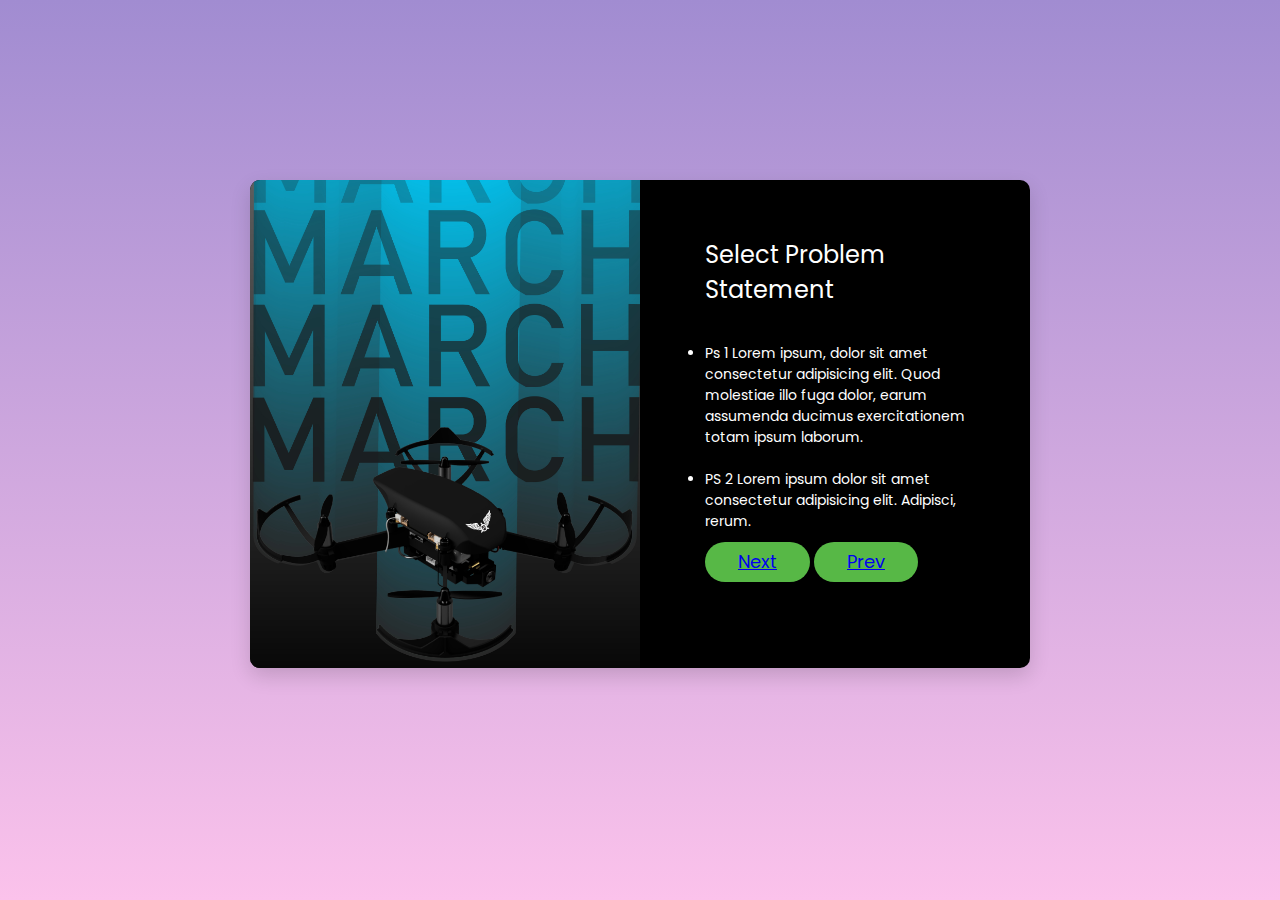
<file: yes.html>
<!DOCTYPE html>
<html lang="en">

<head>
    <!-- Required meta tags-->
    <meta charset="UTF-8">
    <meta name="viewport" content="width=device-width, initial-scale=1, shrink-to-fit=no">
    <meta name="description" content="Colorlib Templates">
    <meta name="author" content="Colorlib">
    <meta name="keywords" content="Colorlib Templates">

    <!-- Title Page-->
    <title>Au Register Forms by Colorlib</title>

    <!-- Icons font CSS-->
    <link href="vendor/mdi-font/css/material-design-iconic-font.min.css" rel="stylesheet" media="all">
    <link href="vendor/font-awesome-4.7/css/font-awesome.min.css" rel="stylesheet" media="all">
    <!-- Font special for pages-->
    <link href="https://fonts.googleapis.com/css?family=Poppins:100,100i,200,200i,300,300i,400,400i,500,500i,600,600i,700,700i,800,800i,900,900i" rel="stylesheet">

    <!-- Vendor CSS-->
    <link href="vendor/select2/select2.min.css" rel="stylesheet" media="all">
    <link href="vendor/datepicker/daterangepicker.css" rel="stylesheet" media="all">

    <!-- Main CSS-->
    <link href="css/main.css" rel="stylesheet" media="all">
</head>

<body>
    <div class="page-wrapper bg-gra-01 p-t-180 p-b-100 font-poppins">
        <div class="wrapper wrapper--w780">
            <div class="card card-3">
                <div class="card-heading"></div>
                <div class="card-body">
                    <h2 class="title">Select Problem Statement </h2>
                    <li style="color: white;">Ps 1 Lorem ipsum, dolor sit amet consectetur adipisicing elit. Quod molestiae illo fuga dolor, earum assumenda ducimus exercitationem totam ipsum laborum.</li>
                    <br>
                    <li style="color: white;"> PS 2 Lorem ipsum dolor sit amet consectetur adipisicing elit. Adipisci, rerum.</li>

                    <!-- <p style="color: white;"><b>Aeromodelling Club:</b> We would recommend that you buy the kit for a better experience in the workshop and this can be used for your future projects as well.</p>
                    <br>

                    <p style="color: white;"> Are You willing to buy a drone </p>
                    <div class="p-t-10">
                        <button class="btn btn--pill btn--green" type="submit" ><a href="intro.html">Yes</button></a>
                        <button class="btn btn--pill btn--green" type="submit" ><a href="intro.html">No</button></a>
                    </div> -->
                    
                    
                    
                    <!-- <form method="POST">
                        <div class="input-group">
                            <input class="input--style-3" type="text" placeholder="Name" name="name">
                        </div>
                        <div class="input-group">
                            <input class="input--style-3" type="number" placeholder="Roll Number" name="number">
                        </div>
                        <!-- <div class="input-group">
                            <input class="input--style-3 js-datepicker" type="text" placeholder="Birthdate" name="birthday">
                            <i class="zmdi zmdi-calendar-note input-icon js-btn-calendar"></i>
                        </div> -->
                        <!-- <div class="input-group">
                            <div class="rs-select2 js-select-simple select--no-search">
                                <select name="gender">
                                    <option disabled="disabled" selected="selected">Gender</option>
                                    <option>Male</option>
                                    <option>Female</option>
                                    <option>Other</option>
                                </select>
                                <div class="select-dropdown"></div>
                            </div>
                        </div> 
                        <div class="input-group">
                            <input class="input--style-3" type="email" placeholder="Email" name="email">
                        </div>
                        <div class="input-group">
                            <input class="input--style-3" type="name" placeholder="Branch" name="name1">
                        </div>
                        <div class="input-group">
                            <input class="input--style-3" type="number" placeholder="Year of Study" name="number2">
                        </div>
                        <div class="input-group">
                            <input class="input--style-3" type="number" placeholder="Mobile Number" name="phone">
                        </div>-->
                        <div class="p-t-10">
                            <button class="btn btn--pill btn--green" type="submit" ><a href="ship.html">Next</button></a>
                            <button class="btn btn--pill btn--green" type="submit" ><a href="buy.html">Prev</button></a>
                        </div>
                    </form> -->
                </div>
            </div>
            
        </div>
    </div>

    <!-- Jquery JS-->
    <script src="vendor/jquery/jquery.min.js"></script>
    <!-- Vendor JS-->
    <script src="vendor/select2/select2.min.js"></script>
    <script src="vendor/datepicker/moment.min.js"></script>
    <script src="vendor/datepicker/daterangepicker.js"></script>

    <!-- Main JS-->
    <script src="js/global.js"></script>

</body><!-- This templates was made by Colorlib (https://colorlib.com) -->

</html>
<!-- end document-->
</file>
<file: vendor/datepicker/daterangepicker.css>
.daterangepicker {
  position: absolute;
  color: inherit;
  background-color: #fff;
  border-radius: 4px;
  width: 278px;
  padding: 4px;
  margin-top: 1px;
  top: 100px;
  left: 20px;
  /* Calendars */ }
  .daterangepicker:before, .daterangepicker:after {
    position: absolute;
    display: inline-block;
    border-bottom-color: rgba(0, 0, 0, 0.2);
    content: ''; }
  .daterangepicker:before {
    top: -7px;
    border-right: 7px solid transparent;
    border-left: 7px solid transparent;
    border-bottom: 7px solid #ccc; }
  .daterangepicker:after {
    top: -6px;
    border-right: 6px solid transparent;
    border-bottom: 6px solid #fff;
    border-left: 6px solid transparent; }
  .daterangepicker.opensleft:before {
    right: 9px; }
  .daterangepicker.opensleft:after {
    right: 10px; }
  .daterangepicker.openscenter:before {
    left: 0;
    right: 0;
    width: 0;
    margin-left: auto;
    margin-right: auto; }
  .daterangepicker.openscenter:after {
    left: 0;
    right: 0;
    width: 0;
    margin-left: auto;
    margin-right: auto; }
  .daterangepicker.opensright:before {
    left: 9px; }
  .daterangepicker.opensright:after {
    left: 10px; }
  .daterangepicker.dropup {
    margin-top: -5px; }
    .daterangepicker.dropup:before {
      top: initial;
      bottom: -7px;
      border-bottom: initial;
      border-top: 7px solid #ccc; }
    .daterangepicker.dropup:after {
      top: initial;
      bottom: -6px;
      border-bottom: initial;
      border-top: 6px solid #fff; }
  .daterangepicker.dropdown-menu {
    max-width: none;
    z-index: 3001; }
  .daterangepicker.single .ranges, .daterangepicker.single .calendar {
    float: none; }
  .daterangepicker.show-calendar .calendar {
    display: block; }
  .daterangepicker .calendar {
    display: none;
    max-width: 270px;
    margin: 4px; }
    .daterangepicker .calendar.single .calendar-table {
      border: none; }
    .daterangepicker .calendar th, .daterangepicker .calendar td {
      white-space: nowrap;
      text-align: center;
      min-width: 32px; }
  .daterangepicker .calendar-table {
    border: 1px solid #fff;
    padding: 4px;
    border-radius: 4px;
    background-color: #fff; }
  .daterangepicker table {
    width: 100%;
    margin: 0; }
  .daterangepicker td, .daterangepicker th {
    text-align: center;
    width: 20px;
    height: 20px;
    border-radius: 4px;
    border: 1px solid transparent;
    white-space: nowrap;
    cursor: pointer; }
    .daterangepicker td.available:hover, .daterangepicker th.available:hover {
      background-color: #eee;
      border-color: transparent;
      color: inherit; }
    .daterangepicker td.week, .daterangepicker th.week {
      font-size: 80%;
      color: #ccc; }
  .daterangepicker td.off, .daterangepicker td.off.in-range, .daterangepicker td.off.start-date, .daterangepicker td.off.end-date {
    background-color: #fff;
    border-color: transparent;
    color: #999; }
  .daterangepicker td.in-range {
    background-color: #ebf4f8;
    border-color: transparent;
    color: #000;
    border-radius: 0; }
  .daterangepicker td.start-date {
    border-radius: 4px 0 0 4px; }
  .daterangepicker td.end-date {
    border-radius: 0 4px 4px 0; }
  .daterangepicker td.start-date.end-date {
    border-radius: 4px; }
  .daterangepicker td.active, .daterangepicker td.active:hover {
    background-color: #357ebd;
    border-color: transparent;
    color: #fff; }
  .daterangepicker th.month {
    width: auto; }
  .daterangepicker td.disabled, .daterangepicker option.disabled {
    color: #999;
    cursor: not-allowed;
    text-decoration: line-through; }
  .daterangepicker select.monthselect, .daterangepicker select.yearselect {
    font-size: 12px;
    padding: 1px;
    height: auto;
    margin: 0;
    cursor: default; }
  .daterangepicker select.monthselect {
    margin-right: 2%;
    width: 56%; }
  .daterangepicker select.yearselect {
    width: 40%; }
  .daterangepicker select.hourselect, .daterangepicker select.minuteselect, .daterangepicker select.secondselect, .daterangepicker select.ampmselect {
    width: 50px;
    margin-bottom: 0; }
  .daterangepicker .input-mini {
    border: 1px solid #ccc;
    border-radius: 4px;
    color: #555;
    height: 30px;
    line-height: 30px;
    display: block;
    vertical-align: middle;
    margin: 0 0 5px 0;
    padding: 0 6px 0 28px;
    width: 100%; }
    .daterangepicker .input-mini.active {
      border: 1px solid #08c;
      border-radius: 4px; }
  .daterangepicker .daterangepicker_input {
    position: relative; }
    .daterangepicker .daterangepicker_input i {
      position: absolute;
      left: 8px;
      top: 8px; }
  .daterangepicker.rtl .input-mini {
    padding-right: 28px;
    padding-left: 6px; }
  .daterangepicker.rtl .daterangepicker_input i {
    left: auto;
    right: 8px; }
  .daterangepicker .calendar-time {
    text-align: center;
    margin: 5px auto;
    line-height: 30px;
    position: relative;
    padding-left: 28px; }
    .daterangepicker .calendar-time select.disabled {
      color: #ccc;
      cursor: not-allowed; }

.ranges {
  font-size: 11px;
  float: none;
  margin: 4px;
  text-align: left; }
  .ranges ul {
    list-style: none;
    margin: 0 auto;
    padding: 0;
    width: 100%; }
  .ranges li {
    font-size: 13px;
    background-color: #f5f5f5;
    border: 1px solid #f5f5f5;
    border-radius: 4px;
    color: #08c;
    padding: 3px 12px;
    margin-bottom: 8px;
    cursor: pointer; }
    .ranges li:hover {
      background-color: #08c;
      border: 1px solid #08c;
      color: #fff; }
    .ranges li.active {
      background-color: #08c;
      border: 1px solid #08c;
      color: #fff; }

/*  Larger Screen Styling */
@media (min-width: 564px) {
  .daterangepicker {
    width: auto; }
    .daterangepicker .ranges ul {
      width: 160px; }
    .daterangepicker.single .ranges ul {
      width: 100%; }
    .daterangepicker.single .calendar.left {
      clear: none; }
    .daterangepicker.single.ltr .ranges, .daterangepicker.single.ltr .calendar {
      float: left; }
    .daterangepicker.single.rtl .ranges, .daterangepicker.single.rtl .calendar {
      float: right; }
    .daterangepicker.ltr {
      direction: ltr;
      text-align: left; }
      .daterangepicker.ltr .calendar.left {
        clear: left;
        margin-right: 0; }
        .daterangepicker.ltr .calendar.left .calendar-table {
          border-right: none;
          border-top-right-radius: 0;
          border-bottom-right-radius: 0; }
      .daterangepicker.ltr .calendar.right {
        margin-left: 0; }
        .daterangepicker.ltr .calendar.right .calendar-table {
          border-left: none;
          border-top-left-radius: 0;
          border-bottom-left-radius: 0; }
      .daterangepicker.ltr .left .daterangepicker_input {
        padding-right: 12px; }
      .daterangepicker.ltr .calendar.left .calendar-table {
        padding-right: 12px; }
      .daterangepicker.ltr .ranges, .daterangepicker.ltr .calendar {
        float: left; }
    .daterangepicker.rtl {
      direction: rtl;
      text-align: right; }
      .daterangepicker.rtl .calendar.left {
        clear: right;
        margin-left: 0; }
        .daterangepicker.rtl .calendar.left .calendar-table {
          border-left: none;
          border-top-left-radius: 0;
          border-bottom-left-radius: 0; }
      .daterangepicker.rtl .calendar.right {
        margin-right: 0; }
        .daterangepicker.rtl .calendar.right .calendar-table {
          border-right: none;
          border-top-right-radius: 0;
          border-bottom-right-radius: 0; }
      .daterangepicker.rtl .left .daterangepicker_input {
        padding-left: 12px; }
      .daterangepicker.rtl .calendar.left .calendar-table {
        padding-left: 12px; }
      .daterangepicker.rtl .ranges, .daterangepicker.rtl .calendar {
        text-align: right;
        float: right; } }
@media (min-width: 730px) {
  .daterangepicker .ranges {
    width: auto; }
  .daterangepicker.ltr .ranges {
    float: left; }
  .daterangepicker.rtl .ranges {
    float: right; }
  .daterangepicker .calendar.left {
    clear: none !important; } }
</file>
<file: css/main.css>
/* ==========================================================================
   #FONT
   ========================================================================== */
.font-robo {
  font-family: "Roboto", "Arial", "Helvetica Neue", sans-serif;
}

.font-poppins {
  font-family: "Poppins", "Arial", "Helvetica Neue", sans-serif;
}

/* ==========================================================================
   #GRID
   ========================================================================== */
.row {
  display: -webkit-box;
  display: -webkit-flex;
  display: -moz-box;
  display: -ms-flexbox;
  display: flex;
  -webkit-flex-wrap: wrap;
  -ms-flex-wrap: wrap;
  flex-wrap: wrap;
}

.row-space {
  -webkit-box-pack: justify;
  -webkit-justify-content: space-between;
  -moz-box-pack: justify;
  -ms-flex-pack: justify;
  justify-content: space-between;
}

.col-2 {
  width: -webkit-calc((100% - 60px) / 2);
  width: -moz-calc((100% - 60px) / 2);
  width: calc((100% - 60px) / 2);
}

@media (max-width: 767px) {
  .col-2 {
    width: 100%;
  }
}

/* ==========================================================================
   #BOX-SIZING
   ========================================================================== */
/**
 * More sensible default box-sizing:
 * css-tricks.com/inheriting-box-sizing-probably-slightly-better-best-practice
 */
html {
  -webkit-box-sizing: border-box;
  -moz-box-sizing: border-box;
  box-sizing: border-box;
}

* {
  padding: 0;
  margin: 0;
}

*, *:before, *:after {
  -webkit-box-sizing: inherit;
  -moz-box-sizing: inherit;
  box-sizing: inherit;
}

/* ==========================================================================
   #RESET
   ========================================================================== */
/**
 * A very simple reset that sits on top of Normalize.css.
 */
body,
h1, h2, h3, h4, h5, h6,
blockquote, p, pre,
dl, dd, ol, ul,
figure,
hr,
fieldset, legend {
  margin: 0;
  padding: 0;
}

/**
 * Remove trailing margins from nested lists.
 */
li > ol,
li > ul {
  margin-bottom: 0;
}

/**
 * Remove default table spacing.
 */
table {
  border-collapse: collapse;
  border-spacing: 0;
}

/**
 * 1. Reset Chrome and Firefox behaviour which sets a `min-width: min-content;`
 *    on fieldsets.
 */
fieldset {
  min-width: 0;
  /* [1] */
  border: 0;
}

button {
  outline: none;
  background: none;
  border: none;
}

/* ==========================================================================
   #PAGE WRAPPER
   ========================================================================== */
.page-wrapper {
  min-height: 100vh;
}

body {
  font-family: "Poppins", "Arial", "Helvetica Neue", sans-serif;
  font-weight: 400;
  font-size: 14px;
}

h1, h2, h3, h4, h5, h6 {
  font-weight: 400;
}

h1 {
  font-size: 36px;
}

h2 {
  font-size: 30px;
}

h3 {
  font-size: 24px;
}

h4 {
  font-size: 18px;
}

h5 {
  font-size: 15px;
}

h6 {
  font-size: 13px;
}

/* ==========================================================================
   #BACKGROUND
   ========================================================================== */
.bg-blue {
  background: #2c6ed5;
}

.bg-red {
  background: #fa4251;
}

.bg-gra-01 {
  background: -webkit-gradient(linear, left bottom, left top, from(#fbc2eb), to(#a18cd1));
  background: -webkit-linear-gradient(bottom, #fbc2eb 0%, #a18cd1 100%);
  background: -moz-linear-gradient(bottom, #fbc2eb 0%, #a18cd1 100%);
  background: -o-linear-gradient(bottom, #fbc2eb 0%, #a18cd1 100%);
  background: linear-gradient(to top, #fbc2eb 0%, #a18cd1 100%);
}

/* ==========================================================================
   #SPACING
   ========================================================================== */
.p-t-100 {
  padding-top: 100px;
}

.p-t-180 {
  padding-top: 180px;
}

.p-t-20 {
  padding-top: 20px;
}

.p-t-10 {
  padding-top: 10px;
}

.p-t-30 {
  padding-top: 30px;
}

.p-b-100 {
  padding-bottom: 100px;
}

/* ==========================================================================
   #WRAPPER
   ========================================================================== */
.wrapper {
  margin: 0 auto;
}

.wrapper--w960 {
  max-width: 960px;
}

.wrapper--w780 {
  max-width: 780px;
}

.wrapper--w680 {
  max-width: 680px;
}

/* ==========================================================================
   #BUTTON
   ========================================================================== */
.btn {
  display: inline-block;
  line-height: 40px;
  padding: 0 33px;
  font-family: Poppins, Arial, "Helvetica Neue", sans-serif;
  cursor: pointer;
  color: #fff;
  -webkit-transition: all 0.4s ease;
  -o-transition: all 0.4s ease;
  -moz-transition: all 0.4s ease;
  transition: all 0.4s ease;
  font-size: 18px;
}

.btn--radius {
  -webkit-border-radius: 3px;
  -moz-border-radius: 3px;
  border-radius: 3px;
}

.btn--pill {
  -webkit-border-radius: 20px;
  -moz-border-radius: 20px;
  border-radius: 20px;
}

.btn--green {
  background: #57b846;
}

.btn--green:hover {
  background: #4dae3c;
}

/* ==========================================================================
   #DATE PICKER
   ========================================================================== */
td.active {
  background-color: #2c6ed5;
}

input[type="date" i] {
  padding: 14px;
}

.table-condensed td, .table-condensed th {
  font-size: 14px;
  font-family: "Roboto", "Arial", "Helvetica Neue", sans-serif;
  font-weight: 400;
}

.daterangepicker td {
  width: 40px;
  height: 30px;
}

.daterangepicker {
  border: none;
  -webkit-box-shadow: 0px 8px 20px 0px rgba(0, 0, 0, 0.15);
  -moz-box-shadow: 0px 8px 20px 0px rgba(0, 0, 0, 0.15);
  box-shadow: 0px 8px 20px 0px rgba(0, 0, 0, 0.15);
  display: none;
  border: 1px solid #e0e0e0;
  margin-top: 5px;
}

.daterangepicker::after, .daterangepicker::before {
  display: none;
}

.daterangepicker thead tr th {
  padding: 10px 0;
}

.daterangepicker .table-condensed th select {
  border: 1px solid #ccc;
  -webkit-border-radius: 3px;
  -moz-border-radius: 3px;
  border-radius: 3px;
  font-size: 14px;
  padding: 5px;
  outline: none;
}

/* ==========================================================================
   #FORM
   ========================================================================== */
input {
  outline: none;
  margin: 0;
  border: none;
  -webkit-box-shadow: none;
  -moz-box-shadow: none;
  box-shadow: none;
  width: 100%;
  font-size: 14px;
  font-family: inherit;
}

.input-icon {
  position: absolute;
  font-size: 18px;
  color: #ccc;
  right: 8px;
  top: 50%;
  -webkit-transform: translateY(-50%);
  -moz-transform: translateY(-50%);
  -ms-transform: translateY(-50%);
  -o-transform: translateY(-50%);
  transform: translateY(-50%);
  cursor: pointer;
}

.input-group {
  position: relative;
  margin-bottom: 33px;
  border-bottom: 1px solid rgba(255, 255, 255, 0.2);
}

.input--style-3 {
  padding: 5px 0;
  font-size: 16px;
  color: #ccc;
  background: transparent;
}

.input--style-3::-webkit-input-placeholder {
  /* WebKit, Blink, Edge */
  color: #ccc;
}

.input--style-3:-moz-placeholder {
  /* Mozilla Firefox 4 to 18 */
  color: #ccc;
  opacity: 1;
}

.input--style-3::-moz-placeholder {
  /* Mozilla Firefox 19+ */
  color: #ccc;
  opacity: 1;
}

.input--style-3:-ms-input-placeholder {
  /* Internet Explorer 10-11 */
  color: #ccc;
}

.input--style-3:-ms-input-placeholder {
  /* Microsoft Edge */
  color: #ccc;
}

/* ==========================================================================
   #SELECT2
   ========================================================================== */
.select--no-search .select2-search {
  display: none !important;
}

.rs-select2 .select2-container {
  width: 100% !important;
  outline: none;
}

.rs-select2 .select2-container .select2-selection--single {
  outline: none;
  border: none;
  height: 36px;
  background: transparent;
}

.rs-select2 .select2-container .select2-selection--single .select2-selection__rendered {
  line-height: 36px;
  padding-left: 0;
  color: #ccc;
  font-size: 16px;
  font-family: inherit;
}

.rs-select2 .select2-container .select2-selection--single .select2-selection__arrow {
  height: 34px;
  right: 4px;
  display: -webkit-box;
  display: -webkit-flex;
  display: -moz-box;
  display: -ms-flexbox;
  display: flex;
  -webkit-box-pack: center;
  -webkit-justify-content: center;
  -moz-box-pack: center;
  -ms-flex-pack: center;
  justify-content: center;
  -webkit-box-align: center;
  -webkit-align-items: center;
  -moz-box-align: center;
  -ms-flex-align: center;
  align-items: center;
}

.rs-select2 .select2-container .select2-selection--single .select2-selection__arrow b {
  display: none;
}

.rs-select2 .select2-container .select2-selection--single .select2-selection__arrow:after {
  font-family: "Material-Design-Iconic-Font";
  content: '\f2f9';
  font-size: 18px;
  color: #ccc;
  -webkit-transition: all 0.4s ease;
  -o-transition: all 0.4s ease;
  -moz-transition: all 0.4s ease;
  transition: all 0.4s ease;
}

.rs-select2 .select2-container.select2-container--open .select2-selection--single .select2-selection__arrow::after {
  -webkit-transform: rotate(-180deg);
  -moz-transform: rotate(-180deg);
  -ms-transform: rotate(-180deg);
  -o-transform: rotate(-180deg);
  transform: rotate(-180deg);
}

.select2-container--open .select2-dropdown--below {
  border: none;
  -webkit-border-radius: 3px;
  -moz-border-radius: 3px;
  border-radius: 3px;
  -webkit-box-shadow: 0px 8px 20px 0px rgba(0, 0, 0, 0.15);
  -moz-box-shadow: 0px 8px 20px 0px rgba(0, 0, 0, 0.15);
  box-shadow: 0px 8px 20px 0px rgba(0, 0, 0, 0.15);
  border: 1px solid #e0e0e0;
  margin-top: 5px;
  overflow: hidden;
}

/* ==========================================================================
   #TITLE
   ========================================================================== */
.title {
  font-size: 24px;
  color: #fff;
  font-weight: 400;
  margin-bottom: 36px;
}

/* ==========================================================================
   #CARD
   ========================================================================== */
.card {
  overflow: hidden;
  -webkit-border-radius: 3px;
  -moz-border-radius: 3px;
  border-radius: 3px;
  background: #fff;
}

.card-3 {
  background: #000;
  -webkit-border-radius: 10px;
  -moz-border-radius: 10px;
  border-radius: 10px;
  -webkit-box-shadow: 0px 8px 20px 0px rgba(0, 0, 0, 0.15);
  -moz-box-shadow: 0px 8px 20px 0px rgba(0, 0, 0, 0.15);
  box-shadow: 0px 8px 20px 0px rgba(0, 0, 0, 0.15);
  width: 100%;
  display: table;
}

.card-3 .card-heading {
  /* background: url("../images/bg-heading-03.jpg") top left/cover no-repeat; */
  background: url("../images/bg-heading-03.jpg") center/cover no-repeat;
  display: table-cell;
  width: 50%;
  height: 100%;
}

.card-3 .card-body {
  padding: 57px 65px;
  padding-bottom: 65px;
  display: table-cell;
}

@media (max-width: 767px) {
  .card-3 {
    display: block;
  }
  .card-3 .card-heading {
    display: block;
    width: 100%;
    padding-top: 400px;
    background-position: center center;
  }
  .card-3 .card-body {
    display: block;
    width: 100%;
    padding: 37px 30px;
    padding-bottom: 45px;
  }
}
</file>
<file: vendor/mdi-font/css/material-design-iconic-font.min.css>
@font-face{font-family:Material-Design-Iconic-Font;src:url(../fonts/Material-Design-Iconic-Font.woff2?v=2.2.0) format('woff2'),url(../fonts/Material-Design-Iconic-Font.woff?v=2.2.0) format('woff'),url(../fonts/Material-Design-Iconic-Font.ttf?v=2.2.0) format('truetype')}.zmdi{display:inline-block;font:normal normal normal 14px/1 'Material-Design-Iconic-Font';font-size:inherit;text-rendering:auto;-webkit-font-smoothing:antialiased;-moz-osx-font-smoothing:grayscale}.zmdi-hc-lg{font-size:1.33333333em;line-height:.75em;vertical-align:-15%}.zmdi-hc-2x{font-size:2em}.zmdi-hc-3x{font-size:3em}.zmdi-hc-4x{font-size:4em}.zmdi-hc-5x{font-size:5em}.zmdi-hc-fw{width:1.28571429em;text-align:center}.zmdi-hc-ul{padding-left:0;margin-left:2.14285714em;list-style-type:none}.zmdi-hc-ul>li{position:relative}.zmdi-hc-li{position:absolute;left:-2.14285714em;width:2.14285714em;top:.14285714em;text-align:center}.zmdi-hc-li.zmdi-hc-lg{left:-1.85714286em}.zmdi-hc-border{padding:.1em .25em;border:solid .1em #9e9e9e;border-radius:2px}.zmdi-hc-border-circle{padding:.1em .25em;border:solid .1em #9e9e9e;border-radius:50%}.zmdi.pull-left{float:left;margin-right:.15em}.zmdi.pull-right{float:right;margin-left:.15em}.zmdi-hc-spin{-webkit-animation:zmdi-spin 1.5s infinite linear;animation:zmdi-spin 1.5s infinite linear}.zmdi-hc-spin-reverse{-webkit-animation:zmdi-spin-reverse 1.5s infinite linear;animation:zmdi-spin-reverse 1.5s infinite linear}@-webkit-keyframes zmdi-spin{0%{-webkit-transform:rotate(0deg);transform:rotate(0deg)}100%{-webkit-transform:rotate(359deg);transform:rotate(359deg)}}@keyframes zmdi-spin{0%{-webkit-transform:rotate(0deg);transform:rotate(0deg)}100%{-webkit-transform:rotate(359deg);transform:rotate(359deg)}}@-webkit-keyframes zmdi-spin-reverse{0%{-webkit-transform:rotate(0deg);transform:rotate(0deg)}100%{-webkit-transform:rotate(-359deg);transform:rotate(-359deg)}}@keyframes zmdi-spin-reverse{0%{-webkit-transform:rotate(0deg);transform:rotate(0deg)}100%{-webkit-transform:rotate(-359deg);transform:rotate(-359deg)}}.zmdi-hc-rotate-90{-webkit-transform:rotate(90deg);-ms-transform:rotate(90deg);transform:rotate(90deg)}.zmdi-hc-rotate-180{-webkit-transform:rotate(180deg);-ms-transform:rotate(180deg);transform:rotate(180deg)}.zmdi-hc-rotate-270{-webkit-transform:rotate(270deg);-ms-transform:rotate(270deg);transform:rotate(270deg)}.zmdi-hc-flip-horizontal{-webkit-transform:scale(-1,1);-ms-transform:scale(-1,1);transform:scale(-1,1)}.zmdi-hc-flip-vertical{-webkit-transform:scale(1,-1);-ms-transform:scale(1,-1);transform:scale(1,-1)}.zmdi-hc-stack{position:relative;display:inline-block;width:2em;height:2em;line-height:2em;vertical-align:middle}.zmdi-hc-stack-1x,.zmdi-hc-stack-2x{position:absolute;left:0;width:100%;text-align:center}.zmdi-hc-stack-1x{line-height:inherit}.zmdi-hc-stack-2x{font-size:2em}.zmdi-hc-inverse{color:#fff}.zmdi-3d-rotation:before{content:'\f101'}.zmdi-airplane-off:before{content:'\f102'}.zmdi-airplane:before{content:'\f103'}.zmdi-album:before{content:'\f104'}.zmdi-archive:before{content:'\f105'}.zmdi-assignment-account:before{content:'\f106'}.zmdi-assignment-alert:before{content:'\f107'}.zmdi-assignment-check:before{content:'\f108'}.zmdi-assignment-o:before{content:'\f109'}.zmdi-assignment-return:before{content:'\f10a'}.zmdi-assignment-returned:before{content:'\f10b'}.zmdi-assignment:before{content:'\f10c'}.zmdi-attachment-alt:before{content:'\f10d'}.zmdi-attachment:before{content:'\f10e'}.zmdi-audio:before{content:'\f10f'}.zmdi-badge-check:before{content:'\f110'}.zmdi-balance-wallet:before{content:'\f111'}.zmdi-balance:before{content:'\f112'}.zmdi-battery-alert:before{content:'\f113'}.zmdi-battery-flash:before{content:'\f114'}.zmdi-battery-unknown:before{content:'\f115'}.zmdi-battery:before{content:'\f116'}.zmdi-bike:before{content:'\f117'}.zmdi-block-alt:before{content:'\f118'}.zmdi-block:before{content:'\f119'}.zmdi-boat:before{content:'\f11a'}.zmdi-book-image:before{content:'\f11b'}.zmdi-book:before{content:'\f11c'}.zmdi-bookmark-outline:before{content:'\f11d'}.zmdi-bookmark:before{content:'\f11e'}.zmdi-brush:before{content:'\f11f'}.zmdi-bug:before{content:'\f120'}.zmdi-bus:before{content:'\f121'}.zmdi-cake:before{content:'\f122'}.zmdi-car-taxi:before{content:'\f123'}.zmdi-car-wash:before{content:'\f124'}.zmdi-car:before{content:'\f125'}.zmdi-card-giftcard:before{content:'\f126'}.zmdi-card-membership:before{content:'\f127'}.zmdi-card-travel:before{content:'\f128'}.zmdi-card:before{content:'\f129'}.zmdi-case-check:before{content:'\f12a'}.zmdi-case-download:before{content:'\f12b'}.zmdi-case-play:before{content:'\f12c'}.zmdi-case:before{content:'\f12d'}.zmdi-cast-connected:before{content:'\f12e'}.zmdi-cast:before{content:'\f12f'}.zmdi-chart-donut:before{content:'\f130'}.zmdi-chart:before{content:'\f131'}.zmdi-city-alt:before{content:'\f132'}.zmdi-city:before{content:'\f133'}.zmdi-close-circle-o:before{content:'\f134'}.zmdi-close-circle:before{content:'\f135'}.zmdi-close:before{content:'\f136'}.zmdi-cocktail:before{content:'\f137'}.zmdi-code-setting:before{content:'\f138'}.zmdi-code-smartphone:before{content:'\f139'}.zmdi-code:before{content:'\f13a'}.zmdi-coffee:before{content:'\f13b'}.zmdi-collection-bookmark:before{content:'\f13c'}.zmdi-collection-case-play:before{content:'\f13d'}.zmdi-collection-folder-image:before{content:'\f13e'}.zmdi-collection-image-o:before{content:'\f13f'}.zmdi-collection-image:before{content:'\f140'}.zmdi-collection-item-1:before{content:'\f141'}.zmdi-collection-item-2:before{content:'\f142'}.zmdi-collection-item-3:before{content:'\f143'}.zmdi-collection-item-4:before{content:'\f144'}.zmdi-collection-item-5:before{content:'\f145'}.zmdi-collection-item-6:before{content:'\f146'}.zmdi-collection-item-7:before{content:'\f147'}.zmdi-collection-item-8:before{content:'\f148'}.zmdi-collection-item-9-plus:before{content:'\f149'}.zmdi-collection-item-9:before{content:'\f14a'}.zmdi-collection-item:before{content:'\f14b'}.zmdi-collection-music:before{content:'\f14c'}.zmdi-collection-pdf:before{content:'\f14d'}.zmdi-collection-plus:before{content:'\f14e'}.zmdi-collection-speaker:before{content:'\f14f'}.zmdi-collection-text:before{content:'\f150'}.zmdi-collection-video:before{content:'\f151'}.zmdi-compass:before{content:'\f152'}.zmdi-cutlery:before{content:'\f153'}.zmdi-delete:before{content:'\f154'}.zmdi-dialpad:before{content:'\f155'}.zmdi-dns:before{content:'\f156'}.zmdi-drink:before{content:'\f157'}.zmdi-edit:before{content:'\f158'}.zmdi-email-open:before{content:'\f159'}.zmdi-email:before{content:'\f15a'}.zmdi-eye-off:before{content:'\f15b'}.zmdi-eye:before{content:'\f15c'}.zmdi-eyedropper:before{content:'\f15d'}.zmdi-favorite-outline:before{content:'\f15e'}.zmdi-favorite:before{content:'\f15f'}.zmdi-filter-list:before{content:'\f160'}.zmdi-fire:before{content:'\f161'}.zmdi-flag:before{content:'\f162'}.zmdi-flare:before{content:'\f163'}.zmdi-flash-auto:before{content:'\f164'}.zmdi-flash-off:before{content:'\f165'}.zmdi-flash:before{content:'\f166'}.zmdi-flip:before{content:'\f167'}.zmdi-flower-alt:before{content:'\f168'}.zmdi-flower:before{content:'\f169'}.zmdi-font:before{content:'\f16a'}.zmdi-fullscreen-alt:before{content:'\f16b'}.zmdi-fullscreen-exit:before{content:'\f16c'}.zmdi-fullscreen:before{content:'\f16d'}.zmdi-functions:before{content:'\f16e'}.zmdi-gas-station:before{content:'\f16f'}.zmdi-gesture:before{content:'\f170'}.zmdi-globe-alt:before{content:'\f171'}.zmdi-globe-lock:before{content:'\f172'}.zmdi-globe:before{content:'\f173'}.zmdi-graduation-cap:before{content:'\f174'}.zmdi-home:before{content:'\f175'}.zmdi-hospital-alt:before{content:'\f176'}.zmdi-hospital:before{content:'\f177'}.zmdi-hotel:before{content:'\f178'}.zmdi-hourglass-alt:before{content:'\f179'}.zmdi-hourglass-outline:before{content:'\f17a'}.zmdi-hourglass:before{content:'\f17b'}.zmdi-http:before{content:'\f17c'}.zmdi-image-alt:before{content:'\f17d'}.zmdi-image-o:before{content:'\f17e'}.zmdi-image:before{content:'\f17f'}.zmdi-inbox:before{content:'\f180'}.zmdi-invert-colors-off:before{content:'\f181'}.zmdi-invert-colors:before{content:'\f182'}.zmdi-key:before{content:'\f183'}.zmdi-label-alt-outline:before{content:'\f184'}.zmdi-label-alt:before{content:'\f185'}.zmdi-label-heart:before{content:'\f186'}.zmdi-label:before{content:'\f187'}.zmdi-labels:before{content:'\f188'}.zmdi-lamp:before{content:'\f189'}.zmdi-landscape:before{content:'\f18a'}.zmdi-layers-off:before{content:'\f18b'}.zmdi-layers:before{content:'\f18c'}.zmdi-library:before{content:'\f18d'}.zmdi-link:before{content:'\f18e'}.zmdi-lock-open:before{content:'\f18f'}.zmdi-lock-outline:before{content:'\f190'}.zmdi-lock:before{content:'\f191'}.zmdi-mail-reply-all:before{content:'\f192'}.zmdi-mail-reply:before{content:'\f193'}.zmdi-mail-send:before{content:'\f194'}.zmdi-mall:before{content:'\f195'}.zmdi-map:before{content:'\f196'}.zmdi-menu:before{content:'\f197'}.zmdi-money-box:before{content:'\f198'}.zmdi-money-off:before{content:'\f199'}.zmdi-money:before{content:'\f19a'}.zmdi-more-vert:before{content:'\f19b'}.zmdi-more:before{content:'\f19c'}.zmdi-movie-alt:before{content:'\f19d'}.zmdi-movie:before{content:'\f19e'}.zmdi-nature-people:before{content:'\f19f'}.zmdi-nature:before{content:'\f1a0'}.zmdi-navigation:before{content:'\f1a1'}.zmdi-open-in-browser:before{content:'\f1a2'}.zmdi-open-in-new:before{content:'\f1a3'}.zmdi-palette:before{content:'\f1a4'}.zmdi-parking:before{content:'\f1a5'}.zmdi-pin-account:before{content:'\f1a6'}.zmdi-pin-assistant:before{content:'\f1a7'}.zmdi-pin-drop:before{content:'\f1a8'}.zmdi-pin-help:before{content:'\f1a9'}.zmdi-pin-off:before{content:'\f1aa'}.zmdi-pin:before{content:'\f1ab'}.zmdi-pizza:before{content:'\f1ac'}.zmdi-plaster:before{content:'\f1ad'}.zmdi-power-setting:before{content:'\f1ae'}.zmdi-power:before{content:'\f1af'}.zmdi-print:before{content:'\f1b0'}.zmdi-puzzle-piece:before{content:'\f1b1'}.zmdi-quote:before{content:'\f1b2'}.zmdi-railway:before{content:'\f1b3'}.zmdi-receipt:before{content:'\f1b4'}.zmdi-refresh-alt:before{content:'\f1b5'}.zmdi-refresh-sync-alert:before{content:'\f1b6'}.zmdi-refresh-sync-off:before{content:'\f1b7'}.zmdi-refresh-sync:before{content:'\f1b8'}.zmdi-refresh:before{content:'\f1b9'}.zmdi-roller:before{content:'\f1ba'}.zmdi-ruler:before{content:'\f1bb'}.zmdi-scissors:before{content:'\f1bc'}.zmdi-screen-rotation-lock:before{content:'\f1bd'}.zmdi-screen-rotation:before{content:'\f1be'}.zmdi-search-for:before{content:'\f1bf'}.zmdi-search-in-file:before{content:'\f1c0'}.zmdi-search-in-page:before{content:'\f1c1'}.zmdi-search-replace:before{content:'\f1c2'}.zmdi-search:before{content:'\f1c3'}.zmdi-seat:before{content:'\f1c4'}.zmdi-settings-square:before{content:'\f1c5'}.zmdi-settings:before{content:'\f1c6'}.zmdi-shield-check:before{content:'\f1c7'}.zmdi-shield-security:before{content:'\f1c8'}.zmdi-shopping-basket:before{content:'\f1c9'}.zmdi-shopping-cart-plus:before{content:'\f1ca'}.zmdi-shopping-cart:before{content:'\f1cb'}.zmdi-sign-in:before{content:'\f1cc'}.zmdi-sort-amount-asc:before{content:'\f1cd'}.zmdi-sort-amount-desc:before{content:'\f1ce'}.zmdi-sort-asc:before{content:'\f1cf'}.zmdi-sort-desc:before{content:'\f1d0'}.zmdi-spellcheck:before{content:'\f1d1'}.zmdi-storage:before{content:'\f1d2'}.zmdi-store-24:before{content:'\f1d3'}.zmdi-store:before{content:'\f1d4'}.zmdi-subway:before{content:'\f1d5'}.zmdi-sun:before{content:'\f1d6'}.zmdi-tab-unselected:before{content:'\f1d7'}.zmdi-tab:before{content:'\f1d8'}.zmdi-tag-close:before{content:'\f1d9'}.zmdi-tag-more:before{content:'\f1da'}.zmdi-tag:before{content:'\f1db'}.zmdi-thumb-down:before{content:'\f1dc'}.zmdi-thumb-up-down:before{content:'\f1dd'}.zmdi-thumb-up:before{content:'\f1de'}.zmdi-ticket-star:before{content:'\f1df'}.zmdi-toll:before{content:'\f1e0'}.zmdi-toys:before{content:'\f1e1'}.zmdi-traffic:before{content:'\f1e2'}.zmdi-translate:before{content:'\f1e3'}.zmdi-triangle-down:before{content:'\f1e4'}.zmdi-triangle-up:before{content:'\f1e5'}.zmdi-truck:before{content:'\f1e6'}.zmdi-turning-sign:before{content:'\f1e7'}.zmdi-wallpaper:before{content:'\f1e8'}.zmdi-washing-machine:before{content:'\f1e9'}.zmdi-window-maximize:before{content:'\f1ea'}.zmdi-window-minimize:before{content:'\f1eb'}.zmdi-window-restore:before{content:'\f1ec'}.zmdi-wrench:before{content:'\f1ed'}.zmdi-zoom-in:before{content:'\f1ee'}.zmdi-zoom-out:before{content:'\f1ef'}.zmdi-alert-circle-o:before{content:'\f1f0'}.zmdi-alert-circle:before{content:'\f1f1'}.zmdi-alert-octagon:before{content:'\f1f2'}.zmdi-alert-polygon:before{content:'\f1f3'}.zmdi-alert-triangle:before{content:'\f1f4'}.zmdi-help-outline:before{content:'\f1f5'}.zmdi-help:before{content:'\f1f6'}.zmdi-info-outline:before{content:'\f1f7'}.zmdi-info:before{content:'\f1f8'}.zmdi-notifications-active:before{content:'\f1f9'}.zmdi-notifications-add:before{content:'\f1fa'}.zmdi-notifications-none:before{content:'\f1fb'}.zmdi-notifications-off:before{content:'\f1fc'}.zmdi-notifications-paused:before{content:'\f1fd'}.zmdi-notifications:before{content:'\f1fe'}.zmdi-account-add:before{content:'\f1ff'}.zmdi-account-box-mail:before{content:'\f200'}.zmdi-account-box-o:before{content:'\f201'}.zmdi-account-box-phone:before{content:'\f202'}.zmdi-account-box:before{content:'\f203'}.zmdi-account-calendar:before{content:'\f204'}.zmdi-account-circle:before{content:'\f205'}.zmdi-account-o:before{content:'\f206'}.zmdi-account:before{content:'\f207'}.zmdi-accounts-add:before{content:'\f208'}.zmdi-accounts-alt:before{content:'\f209'}.zmdi-accounts-list-alt:before{content:'\f20a'}.zmdi-accounts-list:before{content:'\f20b'}.zmdi-accounts-outline:before{content:'\f20c'}.zmdi-accounts:before{content:'\f20d'}.zmdi-face:before{content:'\f20e'}.zmdi-female:before{content:'\f20f'}.zmdi-male-alt:before{content:'\f210'}.zmdi-male-female:before{content:'\f211'}.zmdi-male:before{content:'\f212'}.zmdi-mood-bad:before{content:'\f213'}.zmdi-mood:before{content:'\f214'}.zmdi-run:before{content:'\f215'}.zmdi-walk:before{content:'\f216'}.zmdi-cloud-box:before{content:'\f217'}.zmdi-cloud-circle:before{content:'\f218'}.zmdi-cloud-done:before{content:'\f219'}.zmdi-cloud-download:before{content:'\f21a'}.zmdi-cloud-off:before{content:'\f21b'}.zmdi-cloud-outline-alt:before{content:'\f21c'}.zmdi-cloud-outline:before{content:'\f21d'}.zmdi-cloud-upload:before{content:'\f21e'}.zmdi-cloud:before{content:'\f21f'}.zmdi-download:before{content:'\f220'}.zmdi-file-plus:before{content:'\f221'}.zmdi-file-text:before{content:'\f222'}.zmdi-file:before{content:'\f223'}.zmdi-folder-outline:before{content:'\f224'}.zmdi-folder-person:before{content:'\f225'}.zmdi-folder-star-alt:before{content:'\f226'}.zmdi-folder-star:before{content:'\f227'}.zmdi-folder:before{content:'\f228'}.zmdi-gif:before{content:'\f229'}.zmdi-upload:before{content:'\f22a'}.zmdi-border-all:before{content:'\f22b'}.zmdi-border-bottom:before{content:'\f22c'}.zmdi-border-clear:before{content:'\f22d'}.zmdi-border-color:before{content:'\f22e'}.zmdi-border-horizontal:before{content:'\f22f'}.zmdi-border-inner:before{content:'\f230'}.zmdi-border-left:before{content:'\f231'}.zmdi-border-outer:before{content:'\f232'}.zmdi-border-right:before{content:'\f233'}.zmdi-border-style:before{content:'\f234'}.zmdi-border-top:before{content:'\f235'}.zmdi-border-vertical:before{content:'\f236'}.zmdi-copy:before{content:'\f237'}.zmdi-crop:before{content:'\f238'}.zmdi-format-align-center:before{content:'\f239'}.zmdi-format-align-justify:before{content:'\f23a'}.zmdi-format-align-left:before{content:'\f23b'}.zmdi-format-align-right:before{content:'\f23c'}.zmdi-format-bold:before{content:'\f23d'}.zmdi-format-clear-all:before{content:'\f23e'}.zmdi-format-clear:before{content:'\f23f'}.zmdi-format-color-fill:before{content:'\f240'}.zmdi-format-color-reset:before{content:'\f241'}.zmdi-format-color-text:before{content:'\f242'}.zmdi-format-indent-decrease:before{content:'\f243'}.zmdi-format-indent-increase:before{content:'\f244'}.zmdi-format-italic:before{content:'\f245'}.zmdi-format-line-spacing:before{content:'\f246'}.zmdi-format-list-bulleted:before{content:'\f247'}.zmdi-format-list-numbered:before{content:'\f248'}.zmdi-format-ltr:before{content:'\f249'}.zmdi-format-rtl:before{content:'\f24a'}.zmdi-format-size:before{content:'\f24b'}.zmdi-format-strikethrough-s:before{content:'\f24c'}.zmdi-format-strikethrough:before{content:'\f24d'}.zmdi-format-subject:before{content:'\f24e'}.zmdi-format-underlined:before{content:'\f24f'}.zmdi-format-valign-bottom:before{content:'\f250'}.zmdi-format-valign-center:before{content:'\f251'}.zmdi-format-valign-top:before{content:'\f252'}.zmdi-redo:before{content:'\f253'}.zmdi-select-all:before{content:'\f254'}.zmdi-space-bar:before{content:'\f255'}.zmdi-text-format:before{content:'\f256'}.zmdi-transform:before{content:'\f257'}.zmdi-undo:before{content:'\f258'}.zmdi-wrap-text:before{content:'\f259'}.zmdi-comment-alert:before{content:'\f25a'}.zmdi-comment-alt-text:before{content:'\f25b'}.zmdi-comment-alt:before{content:'\f25c'}.zmdi-comment-edit:before{content:'\f25d'}.zmdi-comment-image:before{content:'\f25e'}.zmdi-comment-list:before{content:'\f25f'}.zmdi-comment-more:before{content:'\f260'}.zmdi-comment-outline:before{content:'\f261'}.zmdi-comment-text-alt:before{content:'\f262'}.zmdi-comment-text:before{content:'\f263'}.zmdi-comment-video:before{content:'\f264'}.zmdi-comment:before{content:'\f265'}.zmdi-comments:before{content:'\f266'}.zmdi-check-all:before{content:'\f267'}.zmdi-check-circle-u:before{content:'\f268'}.zmdi-check-circle:before{content:'\f269'}.zmdi-check-square:before{content:'\f26a'}.zmdi-check:before{content:'\f26b'}.zmdi-circle-o:before{content:'\f26c'}.zmdi-circle:before{content:'\f26d'}.zmdi-dot-circle-alt:before{content:'\f26e'}.zmdi-dot-circle:before{content:'\f26f'}.zmdi-minus-circle-outline:before{content:'\f270'}.zmdi-minus-circle:before{content:'\f271'}.zmdi-minus-square:before{content:'\f272'}.zmdi-minus:before{content:'\f273'}.zmdi-plus-circle-o-duplicate:before{content:'\f274'}.zmdi-plus-circle-o:before{content:'\f275'}.zmdi-plus-circle:before{content:'\f276'}.zmdi-plus-square:before{content:'\f277'}.zmdi-plus:before{content:'\f278'}.zmdi-square-o:before{content:'\f279'}.zmdi-star-circle:before{content:'\f27a'}.zmdi-star-half:before{content:'\f27b'}.zmdi-star-outline:before{content:'\f27c'}.zmdi-star:before{content:'\f27d'}.zmdi-bluetooth-connected:before{content:'\f27e'}.zmdi-bluetooth-off:before{content:'\f27f'}.zmdi-bluetooth-search:before{content:'\f280'}.zmdi-bluetooth-setting:before{content:'\f281'}.zmdi-bluetooth:before{content:'\f282'}.zmdi-camera-add:before{content:'\f283'}.zmdi-camera-alt:before{content:'\f284'}.zmdi-camera-bw:before{content:'\f285'}.zmdi-camera-front:before{content:'\f286'}.zmdi-camera-mic:before{content:'\f287'}.zmdi-camera-party-mode:before{content:'\f288'}.zmdi-camera-rear:before{content:'\f289'}.zmdi-camera-roll:before{content:'\f28a'}.zmdi-camera-switch:before{content:'\f28b'}.zmdi-camera:before{content:'\f28c'}.zmdi-card-alert:before{content:'\f28d'}.zmdi-card-off:before{content:'\f28e'}.zmdi-card-sd:before{content:'\f28f'}.zmdi-card-sim:before{content:'\f290'}.zmdi-desktop-mac:before{content:'\f291'}.zmdi-desktop-windows:before{content:'\f292'}.zmdi-device-hub:before{content:'\f293'}.zmdi-devices-off:before{content:'\f294'}.zmdi-devices:before{content:'\f295'}.zmdi-dock:before{content:'\f296'}.zmdi-floppy:before{content:'\f297'}.zmdi-gamepad:before{content:'\f298'}.zmdi-gps-dot:before{content:'\f299'}.zmdi-gps-off:before{content:'\f29a'}.zmdi-gps:before{content:'\f29b'}.zmdi-headset-mic:before{content:'\f29c'}.zmdi-headset:before{content:'\f29d'}.zmdi-input-antenna:before{content:'\f29e'}.zmdi-input-composite:before{content:'\f29f'}.zmdi-input-hdmi:before{content:'\f2a0'}.zmdi-input-power:before{content:'\f2a1'}.zmdi-input-svideo:before{content:'\f2a2'}.zmdi-keyboard-hide:before{content:'\f2a3'}.zmdi-keyboard:before{content:'\f2a4'}.zmdi-laptop-chromebook:before{content:'\f2a5'}.zmdi-laptop-mac:before{content:'\f2a6'}.zmdi-laptop:before{content:'\f2a7'}.zmdi-mic-off:before{content:'\f2a8'}.zmdi-mic-outline:before{content:'\f2a9'}.zmdi-mic-setting:before{content:'\f2aa'}.zmdi-mic:before{content:'\f2ab'}.zmdi-mouse:before{content:'\f2ac'}.zmdi-network-alert:before{content:'\f2ad'}.zmdi-network-locked:before{content:'\f2ae'}.zmdi-network-off:before{content:'\f2af'}.zmdi-network-outline:before{content:'\f2b0'}.zmdi-network-setting:before{content:'\f2b1'}.zmdi-network:before{content:'\f2b2'}.zmdi-phone-bluetooth:before{content:'\f2b3'}.zmdi-phone-end:before{content:'\f2b4'}.zmdi-phone-forwarded:before{content:'\f2b5'}.zmdi-phone-in-talk:before{content:'\f2b6'}.zmdi-phone-locked:before{content:'\f2b7'}.zmdi-phone-missed:before{content:'\f2b8'}.zmdi-phone-msg:before{content:'\f2b9'}.zmdi-phone-paused:before{content:'\f2ba'}.zmdi-phone-ring:before{content:'\f2bb'}.zmdi-phone-setting:before{content:'\f2bc'}.zmdi-phone-sip:before{content:'\f2bd'}.zmdi-phone:before{content:'\f2be'}.zmdi-portable-wifi-changes:before{content:'\f2bf'}.zmdi-portable-wifi-off:before{content:'\f2c0'}.zmdi-portable-wifi:before{content:'\f2c1'}.zmdi-radio:before{content:'\f2c2'}.zmdi-reader:before{content:'\f2c3'}.zmdi-remote-control-alt:before{content:'\f2c4'}.zmdi-remote-control:before{content:'\f2c5'}.zmdi-router:before{content:'\f2c6'}.zmdi-scanner:before{content:'\f2c7'}.zmdi-smartphone-android:before{content:'\f2c8'}.zmdi-smartphone-download:before{content:'\f2c9'}.zmdi-smartphone-erase:before{content:'\f2ca'}.zmdi-smartphone-info:before{content:'\f2cb'}.zmdi-smartphone-iphone:before{content:'\f2cc'}.zmdi-smartphone-landscape-lock:before{content:'\f2cd'}.zmdi-smartphone-landscape:before{content:'\f2ce'}.zmdi-smartphone-lock:before{content:'\f2cf'}.zmdi-smartphone-portrait-lock:before{content:'\f2d0'}.zmdi-smartphone-ring:before{content:'\f2d1'}.zmdi-smartphone-setting:before{content:'\f2d2'}.zmdi-smartphone-setup:before{content:'\f2d3'}.zmdi-smartphone:before{content:'\f2d4'}.zmdi-speaker:before{content:'\f2d5'}.zmdi-tablet-android:before{content:'\f2d6'}.zmdi-tablet-mac:before{content:'\f2d7'}.zmdi-tablet:before{content:'\f2d8'}.zmdi-tv-alt-play:before{content:'\f2d9'}.zmdi-tv-list:before{content:'\f2da'}.zmdi-tv-play:before{content:'\f2db'}.zmdi-tv:before{content:'\f2dc'}.zmdi-usb:before{content:'\f2dd'}.zmdi-videocam-off:before{content:'\f2de'}.zmdi-videocam-switch:before{content:'\f2df'}.zmdi-videocam:before{content:'\f2e0'}.zmdi-watch:before{content:'\f2e1'}.zmdi-wifi-alt-2:before{content:'\f2e2'}.zmdi-wifi-alt:before{content:'\f2e3'}.zmdi-wifi-info:before{content:'\f2e4'}.zmdi-wifi-lock:before{content:'\f2e5'}.zmdi-wifi-off:before{content:'\f2e6'}.zmdi-wifi-outline:before{content:'\f2e7'}.zmdi-wifi:before{content:'\f2e8'}.zmdi-arrow-left-bottom:before{content:'\f2e9'}.zmdi-arrow-left:before{content:'\f2ea'}.zmdi-arrow-merge:before{content:'\f2eb'}.zmdi-arrow-missed:before{content:'\f2ec'}.zmdi-arrow-right-top:before{content:'\f2ed'}.zmdi-arrow-right:before{content:'\f2ee'}.zmdi-arrow-split:before{content:'\f2ef'}.zmdi-arrows:before{content:'\f2f0'}.zmdi-caret-down-circle:before{content:'\f2f1'}.zmdi-caret-down:before{content:'\f2f2'}.zmdi-caret-left-circle:before{content:'\f2f3'}.zmdi-caret-left:before{content:'\f2f4'}.zmdi-caret-right-circle:before{content:'\f2f5'}.zmdi-caret-right:before{content:'\f2f6'}.zmdi-caret-up-circle:before{content:'\f2f7'}.zmdi-caret-up:before{content:'\f2f8'}.zmdi-chevron-down:before{content:'\f2f9'}.zmdi-chevron-left:before{content:'\f2fa'}.zmdi-chevron-right:before{content:'\f2fb'}.zmdi-chevron-up:before{content:'\f2fc'}.zmdi-forward:before{content:'\f2fd'}.zmdi-long-arrow-down:before{content:'\f2fe'}.zmdi-long-arrow-left:before{content:'\f2ff'}.zmdi-long-arrow-return:before{content:'\f300'}.zmdi-long-arrow-right:before{content:'\f301'}.zmdi-long-arrow-tab:before{content:'\f302'}.zmdi-long-arrow-up:before{content:'\f303'}.zmdi-rotate-ccw:before{content:'\f304'}.zmdi-rotate-cw:before{content:'\f305'}.zmdi-rotate-left:before{content:'\f306'}.zmdi-rotate-right:before{content:'\f307'}.zmdi-square-down:before{content:'\f308'}.zmdi-square-right:before{content:'\f309'}.zmdi-swap-alt:before{content:'\f30a'}.zmdi-swap-vertical-circle:before{content:'\f30b'}.zmdi-swap-vertical:before{content:'\f30c'}.zmdi-swap:before{content:'\f30d'}.zmdi-trending-down:before{content:'\f30e'}.zmdi-trending-flat:before{content:'\f30f'}.zmdi-trending-up:before{content:'\f310'}.zmdi-unfold-less:before{content:'\f311'}.zmdi-unfold-more:before{content:'\f312'}.zmdi-apps:before{content:'\f313'}.zmdi-grid-off:before{content:'\f314'}.zmdi-grid:before{content:'\f315'}.zmdi-view-agenda:before{content:'\f316'}.zmdi-view-array:before{content:'\f317'}.zmdi-view-carousel:before{content:'\f318'}.zmdi-view-column:before{content:'\f319'}.zmdi-view-comfy:before{content:'\f31a'}.zmdi-view-compact:before{content:'\f31b'}.zmdi-view-dashboard:before{content:'\f31c'}.zmdi-view-day:before{content:'\f31d'}.zmdi-view-headline:before{content:'\f31e'}.zmdi-view-list-alt:before{content:'\f31f'}.zmdi-view-list:before{content:'\f320'}.zmdi-view-module:before{content:'\f321'}.zmdi-view-quilt:before{content:'\f322'}.zmdi-view-stream:before{content:'\f323'}.zmdi-view-subtitles:before{content:'\f324'}.zmdi-view-toc:before{content:'\f325'}.zmdi-view-web:before{content:'\f326'}.zmdi-view-week:before{content:'\f327'}.zmdi-widgets:before{content:'\f328'}.zmdi-alarm-check:before{content:'\f329'}.zmdi-alarm-off:before{content:'\f32a'}.zmdi-alarm-plus:before{content:'\f32b'}.zmdi-alarm-snooze:before{content:'\f32c'}.zmdi-alarm:before{content:'\f32d'}.zmdi-calendar-alt:before{content:'\f32e'}.zmdi-calendar-check:before{content:'\f32f'}.zmdi-calendar-close:before{content:'\f330'}.zmdi-calendar-note:before{content:'\f331'}.zmdi-calendar:before{content:'\f332'}.zmdi-time-countdown:before{content:'\f333'}.zmdi-time-interval:before{content:'\f334'}.zmdi-time-restore-setting:before{content:'\f335'}.zmdi-time-restore:before{content:'\f336'}.zmdi-time:before{content:'\f337'}.zmdi-timer-off:before{content:'\f338'}.zmdi-timer:before{content:'\f339'}.zmdi-android-alt:before{content:'\f33a'}.zmdi-android:before{content:'\f33b'}.zmdi-apple:before{content:'\f33c'}.zmdi-behance:before{content:'\f33d'}.zmdi-codepen:before{content:'\f33e'}.zmdi-dribbble:before{content:'\f33f'}.zmdi-dropbox:before{content:'\f340'}.zmdi-evernote:before{content:'\f341'}.zmdi-facebook-box:before{content:'\f342'}.zmdi-facebook:before{content:'\f343'}.zmdi-github-box:before{content:'\f344'}.zmdi-github:before{content:'\f345'}.zmdi-google-drive:before{content:'\f346'}.zmdi-google-earth:before{content:'\f347'}.zmdi-google-glass:before{content:'\f348'}.zmdi-google-maps:before{content:'\f349'}.zmdi-google-pages:before{content:'\f34a'}.zmdi-google-play:before{content:'\f34b'}.zmdi-google-plus-box:before{content:'\f34c'}.zmdi-google-plus:before{content:'\f34d'}.zmdi-google:before{content:'\f34e'}.zmdi-instagram:before{content:'\f34f'}.zmdi-language-css3:before{content:'\f350'}.zmdi-language-html5:before{content:'\f351'}.zmdi-language-javascript:before{content:'\f352'}.zmdi-language-python-alt:before{content:'\f353'}.zmdi-language-python:before{content:'\f354'}.zmdi-lastfm:before{content:'\f355'}.zmdi-linkedin-box:before{content:'\f356'}.zmdi-paypal:before{content:'\f357'}.zmdi-pinterest-box:before{content:'\f358'}.zmdi-pocket:before{content:'\f359'}.zmdi-polymer:before{content:'\f35a'}.zmdi-share:before{content:'\f35b'}.zmdi-stackoverflow:before{content:'\f35c'}.zmdi-steam-square:before{content:'\f35d'}.zmdi-steam:before{content:'\f35e'}.zmdi-twitter-box:before{content:'\f35f'}.zmdi-twitter:before{content:'\f360'}.zmdi-vk:before{content:'\f361'}.zmdi-wikipedia:before{content:'\f362'}.zmdi-windows:before{content:'\f363'}.zmdi-aspect-ratio-alt:before{content:'\f364'}.zmdi-aspect-ratio:before{content:'\f365'}.zmdi-blur-circular:before{content:'\f366'}.zmdi-blur-linear:before{content:'\f367'}.zmdi-blur-off:before{content:'\f368'}.zmdi-blur:before{content:'\f369'}.zmdi-brightness-2:before{content:'\f36a'}.zmdi-brightness-3:before{content:'\f36b'}.zmdi-brightness-4:before{content:'\f36c'}.zmdi-brightness-5:before{content:'\f36d'}.zmdi-brightness-6:before{content:'\f36e'}.zmdi-brightness-7:before{content:'\f36f'}.zmdi-brightness-auto:before{content:'\f370'}.zmdi-brightness-setting:before{content:'\f371'}.zmdi-broken-image:before{content:'\f372'}.zmdi-center-focus-strong:before{content:'\f373'}.zmdi-center-focus-weak:before{content:'\f374'}.zmdi-compare:before{content:'\f375'}.zmdi-crop-16-9:before{content:'\f376'}.zmdi-crop-3-2:before{content:'\f377'}.zmdi-crop-5-4:before{content:'\f378'}.zmdi-crop-7-5:before{content:'\f379'}.zmdi-crop-din:before{content:'\f37a'}.zmdi-crop-free:before{content:'\f37b'}.zmdi-crop-landscape:before{content:'\f37c'}.zmdi-crop-portrait:before{content:'\f37d'}.zmdi-crop-square:before{content:'\f37e'}.zmdi-exposure-alt:before{content:'\f37f'}.zmdi-exposure:before{content:'\f380'}.zmdi-filter-b-and-w:before{content:'\f381'}.zmdi-filter-center-focus:before{content:'\f382'}.zmdi-filter-frames:before{content:'\f383'}.zmdi-filter-tilt-shift:before{content:'\f384'}.zmdi-gradient:before{content:'\f385'}.zmdi-grain:before{content:'\f386'}.zmdi-graphic-eq:before{content:'\f387'}.zmdi-hdr-off:before{content:'\f388'}.zmdi-hdr-strong:before{content:'\f389'}.zmdi-hdr-weak:before{content:'\f38a'}.zmdi-hdr:before{content:'\f38b'}.zmdi-iridescent:before{content:'\f38c'}.zmdi-leak-off:before{content:'\f38d'}.zmdi-leak:before{content:'\f38e'}.zmdi-looks:before{content:'\f38f'}.zmdi-loupe:before{content:'\f390'}.zmdi-panorama-horizontal:before{content:'\f391'}.zmdi-panorama-vertical:before{content:'\f392'}.zmdi-panorama-wide-angle:before{content:'\f393'}.zmdi-photo-size-select-large:before{content:'\f394'}.zmdi-photo-size-select-small:before{content:'\f395'}.zmdi-picture-in-picture:before{content:'\f396'}.zmdi-slideshow:before{content:'\f397'}.zmdi-texture:before{content:'\f398'}.zmdi-tonality:before{content:'\f399'}.zmdi-vignette:before{content:'\f39a'}.zmdi-wb-auto:before{content:'\f39b'}.zmdi-eject-alt:before{content:'\f39c'}.zmdi-eject:before{content:'\f39d'}.zmdi-equalizer:before{content:'\f39e'}.zmdi-fast-forward:before{content:'\f39f'}.zmdi-fast-rewind:before{content:'\f3a0'}.zmdi-forward-10:before{content:'\f3a1'}.zmdi-forward-30:before{content:'\f3a2'}.zmdi-forward-5:before{content:'\f3a3'}.zmdi-hearing:before{content:'\f3a4'}.zmdi-pause-circle-outline:before{content:'\f3a5'}.zmdi-pause-circle:before{content:'\f3a6'}.zmdi-pause:before{content:'\f3a7'}.zmdi-play-circle-outline:before{content:'\f3a8'}.zmdi-play-circle:before{content:'\f3a9'}.zmdi-play:before{content:'\f3aa'}.zmdi-playlist-audio:before{content:'\f3ab'}.zmdi-playlist-plus:before{content:'\f3ac'}.zmdi-repeat-one:before{content:'\f3ad'}.zmdi-repeat:before{content:'\f3ae'}.zmdi-replay-10:before{content:'\f3af'}.zmdi-replay-30:before{content:'\f3b0'}.zmdi-replay-5:before{content:'\f3b1'}.zmdi-replay:before{content:'\f3b2'}.zmdi-shuffle:before{content:'\f3b3'}.zmdi-skip-next:before{content:'\f3b4'}.zmdi-skip-previous:before{content:'\f3b5'}.zmdi-stop:before{content:'\f3b6'}.zmdi-surround-sound:before{content:'\f3b7'}.zmdi-tune:before{content:'\f3b8'}.zmdi-volume-down:before{content:'\f3b9'}.zmdi-volume-mute:before{content:'\f3ba'}.zmdi-volume-off:before{content:'\f3bb'}.zmdi-volume-up:before{content:'\f3bc'}.zmdi-n-1-square:before{content:'\f3bd'}.zmdi-n-2-square:before{content:'\f3be'}.zmdi-n-3-square:before{content:'\f3bf'}.zmdi-n-4-square:before{content:'\f3c0'}.zmdi-n-5-square:before{content:'\f3c1'}.zmdi-n-6-square:before{content:'\f3c2'}.zmdi-neg-1:before{content:'\f3c3'}.zmdi-neg-2:before{content:'\f3c4'}.zmdi-plus-1:before{content:'\f3c5'}.zmdi-plus-2:before{content:'\f3c6'}.zmdi-sec-10:before{content:'\f3c7'}.zmdi-sec-3:before{content:'\f3c8'}.zmdi-zero:before{content:'\f3c9'}.zmdi-airline-seat-flat-angled:before{content:'\f3ca'}.zmdi-airline-seat-flat:before{content:'\f3cb'}.zmdi-airline-seat-individual-suite:before{content:'\f3cc'}.zmdi-airline-seat-legroom-extra:before{content:'\f3cd'}.zmdi-airline-seat-legroom-normal:before{content:'\f3ce'}.zmdi-airline-seat-legroom-reduced:before{content:'\f3cf'}.zmdi-airline-seat-recline-extra:before{content:'\f3d0'}.zmdi-airline-seat-recline-normal:before{content:'\f3d1'}.zmdi-airplay:before{content:'\f3d2'}.zmdi-closed-caption:before{content:'\f3d3'}.zmdi-confirmation-number:before{content:'\f3d4'}.zmdi-developer-board:before{content:'\f3d5'}.zmdi-disc-full:before{content:'\f3d6'}.zmdi-explicit:before{content:'\f3d7'}.zmdi-flight-land:before{content:'\f3d8'}.zmdi-flight-takeoff:before{content:'\f3d9'}.zmdi-flip-to-back:before{content:'\f3da'}.zmdi-flip-to-front:before{content:'\f3db'}.zmdi-group-work:before{content:'\f3dc'}.zmdi-hd:before{content:'\f3dd'}.zmdi-hq:before{content:'\f3de'}.zmdi-markunread-mailbox:before{content:'\f3df'}.zmdi-memory:before{content:'\f3e0'}.zmdi-nfc:before{content:'\f3e1'}.zmdi-play-for-work:before{content:'\f3e2'}.zmdi-power-input:before{content:'\f3e3'}.zmdi-present-to-all:before{content:'\f3e4'}.zmdi-satellite:before{content:'\f3e5'}.zmdi-tap-and-play:before{content:'\f3e6'}.zmdi-vibration:before{content:'\f3e7'}.zmdi-voicemail:before{content:'\f3e8'}.zmdi-group:before{content:'\f3e9'}.zmdi-rss:before{content:'\f3ea'}.zmdi-shape:before{content:'\f3eb'}.zmdi-spinner:before{content:'\f3ec'}.zmdi-ungroup:before{content:'\f3ed'}.zmdi-500px:before{content:'\f3ee'}.zmdi-8tracks:before{content:'\f3ef'}.zmdi-amazon:before{content:'\f3f0'}.zmdi-blogger:before{content:'\f3f1'}.zmdi-delicious:before{content:'\f3f2'}.zmdi-disqus:before{content:'\f3f3'}.zmdi-flattr:before{content:'\f3f4'}.zmdi-flickr:before{content:'\f3f5'}.zmdi-github-alt:before{content:'\f3f6'}.zmdi-google-old:before{content:'\f3f7'}.zmdi-linkedin:before{content:'\f3f8'}.zmdi-odnoklassniki:before{content:'\f3f9'}.zmdi-outlook:before{content:'\f3fa'}.zmdi-paypal-alt:before{content:'\f3fb'}.zmdi-pinterest:before{content:'\f3fc'}.zmdi-playstation:before{content:'\f3fd'}.zmdi-reddit:before{content:'\f3fe'}.zmdi-skype:before{content:'\f3ff'}.zmdi-slideshare:before{content:'\f400'}.zmdi-soundcloud:before{content:'\f401'}.zmdi-tumblr:before{content:'\f402'}.zmdi-twitch:before{content:'\f403'}.zmdi-vimeo:before{content:'\f404'}.zmdi-whatsapp:before{content:'\f405'}.zmdi-xbox:before{content:'\f406'}.zmdi-yahoo:before{content:'\f407'}.zmdi-youtube-play:before{content:'\f408'}.zmdi-youtube:before{content:'\f409'}.zmdi-3d-rotation:before{content:'\f101'}.zmdi-airplane-off:before{content:'\f102'}.zmdi-airplane:before{content:'\f103'}.zmdi-album:before{content:'\f104'}.zmdi-archive:before{content:'\f105'}.zmdi-assignment-account:before{content:'\f106'}.zmdi-assignment-alert:before{content:'\f107'}.zmdi-assignment-check:before{content:'\f108'}.zmdi-assignment-o:before{content:'\f109'}.zmdi-assignment-return:before{content:'\f10a'}.zmdi-assignment-returned:before{content:'\f10b'}.zmdi-assignment:before{content:'\f10c'}.zmdi-attachment-alt:before{content:'\f10d'}.zmdi-attachment:before{content:'\f10e'}.zmdi-audio:before{content:'\f10f'}.zmdi-badge-check:before{content:'\f110'}.zmdi-balance-wallet:before{content:'\f111'}.zmdi-balance:before{content:'\f112'}.zmdi-battery-alert:before{content:'\f113'}.zmdi-battery-flash:before{content:'\f114'}.zmdi-battery-unknown:before{content:'\f115'}.zmdi-battery:before{content:'\f116'}.zmdi-bike:before{content:'\f117'}.zmdi-block-alt:before{content:'\f118'}.zmdi-block:before{content:'\f119'}.zmdi-boat:before{content:'\f11a'}.zmdi-book-image:before{content:'\f11b'}.zmdi-book:before{content:'\f11c'}.zmdi-bookmark-outline:before{content:'\f11d'}.zmdi-bookmark:before{content:'\f11e'}.zmdi-brush:before{content:'\f11f'}.zmdi-bug:before{content:'\f120'}.zmdi-bus:before{content:'\f121'}.zmdi-cake:before{content:'\f122'}.zmdi-car-taxi:before{content:'\f123'}.zmdi-car-wash:before{content:'\f124'}.zmdi-car:before{content:'\f125'}.zmdi-card-giftcard:before{content:'\f126'}.zmdi-card-membership:before{content:'\f127'}.zmdi-card-travel:before{content:'\f128'}.zmdi-card:before{content:'\f129'}.zmdi-case-check:before{content:'\f12a'}.zmdi-case-download:before{content:'\f12b'}.zmdi-case-play:before{content:'\f12c'}.zmdi-case:before{content:'\f12d'}.zmdi-cast-connected:before{content:'\f12e'}.zmdi-cast:before{content:'\f12f'}.zmdi-chart-donut:before{content:'\f130'}.zmdi-chart:before{content:'\f131'}.zmdi-city-alt:before{content:'\f132'}.zmdi-city:before{content:'\f133'}.zmdi-close-circle-o:before{content:'\f134'}.zmdi-close-circle:before{content:'\f135'}.zmdi-close:before{content:'\f136'}.zmdi-cocktail:before{content:'\f137'}.zmdi-code-setting:before{content:'\f138'}.zmdi-code-smartphone:before{content:'\f139'}.zmdi-code:before{content:'\f13a'}.zmdi-coffee:before{content:'\f13b'}.zmdi-collection-bookmark:before{content:'\f13c'}.zmdi-collection-case-play:before{content:'\f13d'}.zmdi-collection-folder-image:before{content:'\f13e'}.zmdi-collection-image-o:before{content:'\f13f'}.zmdi-collection-image:before{content:'\f140'}.zmdi-collection-item-1:before{content:'\f141'}.zmdi-collection-item-2:before{content:'\f142'}.zmdi-collection-item-3:before{content:'\f143'}.zmdi-collection-item-4:before{content:'\f144'}.zmdi-collection-item-5:before{content:'\f145'}.zmdi-collection-item-6:before{content:'\f146'}.zmdi-collection-item-7:before{content:'\f147'}.zmdi-collection-item-8:before{content:'\f148'}.zmdi-collection-item-9-plus:before{content:'\f149'}.zmdi-collection-item-9:before{content:'\f14a'}.zmdi-collection-item:before{content:'\f14b'}.zmdi-collection-music:before{content:'\f14c'}.zmdi-collection-pdf:before{content:'\f14d'}.zmdi-collection-plus:before{content:'\f14e'}.zmdi-collection-speaker:before{content:'\f14f'}.zmdi-collection-text:before{content:'\f150'}.zmdi-collection-video:before{content:'\f151'}.zmdi-compass:before{content:'\f152'}.zmdi-cutlery:before{content:'\f153'}.zmdi-delete:before{content:'\f154'}.zmdi-dialpad:before{content:'\f155'}.zmdi-dns:before{content:'\f156'}.zmdi-drink:before{content:'\f157'}.zmdi-edit:before{content:'\f158'}.zmdi-email-open:before{content:'\f159'}.zmdi-email:before{content:'\f15a'}.zmdi-eye-off:before{content:'\f15b'}.zmdi-eye:before{content:'\f15c'}.zmdi-eyedropper:before{content:'\f15d'}.zmdi-favorite-outline:before{content:'\f15e'}.zmdi-favorite:before{content:'\f15f'}.zmdi-filter-list:before{content:'\f160'}.zmdi-fire:before{content:'\f161'}.zmdi-flag:before{content:'\f162'}.zmdi-flare:before{content:'\f163'}.zmdi-flash-auto:before{content:'\f164'}.zmdi-flash-off:before{content:'\f165'}.zmdi-flash:before{content:'\f166'}.zmdi-flip:before{content:'\f167'}.zmdi-flower-alt:before{content:'\f168'}.zmdi-flower:before{content:'\f169'}.zmdi-font:before{content:'\f16a'}.zmdi-fullscreen-alt:before{content:'\f16b'}.zmdi-fullscreen-exit:before{content:'\f16c'}.zmdi-fullscreen:before{content:'\f16d'}.zmdi-functions:before{content:'\f16e'}.zmdi-gas-station:before{content:'\f16f'}.zmdi-gesture:before{content:'\f170'}.zmdi-globe-alt:before{content:'\f171'}.zmdi-globe-lock:before{content:'\f172'}.zmdi-globe:before{content:'\f173'}.zmdi-graduation-cap:before{content:'\f174'}.zmdi-home:before{content:'\f175'}.zmdi-hospital-alt:before{content:'\f176'}.zmdi-hospital:before{content:'\f177'}.zmdi-hotel:before{content:'\f178'}.zmdi-hourglass-alt:before{content:'\f179'}.zmdi-hourglass-outline:before{content:'\f17a'}.zmdi-hourglass:before{content:'\f17b'}.zmdi-http:before{content:'\f17c'}.zmdi-image-alt:before{content:'\f17d'}.zmdi-image-o:before{content:'\f17e'}.zmdi-image:before{content:'\f17f'}.zmdi-inbox:before{content:'\f180'}.zmdi-invert-colors-off:before{content:'\f181'}.zmdi-invert-colors:before{content:'\f182'}.zmdi-key:before{content:'\f183'}.zmdi-label-alt-outline:before{content:'\f184'}.zmdi-label-alt:before{content:'\f185'}.zmdi-label-heart:before{content:'\f186'}.zmdi-label:before{content:'\f187'}.zmdi-labels:before{content:'\f188'}.zmdi-lamp:before{content:'\f189'}.zmdi-landscape:before{content:'\f18a'}.zmdi-layers-off:before{content:'\f18b'}.zmdi-layers:before{content:'\f18c'}.zmdi-library:before{content:'\f18d'}.zmdi-link:before{content:'\f18e'}.zmdi-lock-open:before{content:'\f18f'}.zmdi-lock-outline:before{content:'\f190'}.zmdi-lock:before{content:'\f191'}.zmdi-mail-reply-all:before{content:'\f192'}.zmdi-mail-reply:before{content:'\f193'}.zmdi-mail-send:before{content:'\f194'}.zmdi-mall:before{content:'\f195'}.zmdi-map:before{content:'\f196'}.zmdi-menu:before{content:'\f197'}.zmdi-money-box:before{content:'\f198'}.zmdi-money-off:before{content:'\f199'}.zmdi-money:before{content:'\f19a'}.zmdi-more-vert:before{content:'\f19b'}.zmdi-more:before{content:'\f19c'}.zmdi-movie-alt:before{content:'\f19d'}.zmdi-movie:before{content:'\f19e'}.zmdi-nature-people:before{content:'\f19f'}.zmdi-nature:before{content:'\f1a0'}.zmdi-navigation:before{content:'\f1a1'}.zmdi-open-in-browser:before{content:'\f1a2'}.zmdi-open-in-new:before{content:'\f1a3'}.zmdi-palette:before{content:'\f1a4'}.zmdi-parking:before{content:'\f1a5'}.zmdi-pin-account:before{content:'\f1a6'}.zmdi-pin-assistant:before{content:'\f1a7'}.zmdi-pin-drop:before{content:'\f1a8'}.zmdi-pin-help:before{content:'\f1a9'}.zmdi-pin-off:before{content:'\f1aa'}.zmdi-pin:before{content:'\f1ab'}.zmdi-pizza:before{content:'\f1ac'}.zmdi-plaster:before{content:'\f1ad'}.zmdi-power-setting:before{content:'\f1ae'}.zmdi-power:before{content:'\f1af'}.zmdi-print:before{content:'\f1b0'}.zmdi-puzzle-piece:before{content:'\f1b1'}.zmdi-quote:before{content:'\f1b2'}.zmdi-railway:before{content:'\f1b3'}.zmdi-receipt:before{content:'\f1b4'}.zmdi-refresh-alt:before{content:'\f1b5'}.zmdi-refresh-sync-alert:before{content:'\f1b6'}.zmdi-refresh-sync-off:before{content:'\f1b7'}.zmdi-refresh-sync:before{content:'\f1b8'}.zmdi-refresh:before{content:'\f1b9'}.zmdi-roller:before{content:'\f1ba'}.zmdi-ruler:before{content:'\f1bb'}.zmdi-scissors:before{content:'\f1bc'}.zmdi-screen-rotation-lock:before{content:'\f1bd'}.zmdi-screen-rotation:before{content:'\f1be'}.zmdi-search-for:before{content:'\f1bf'}.zmdi-search-in-file:before{content:'\f1c0'}.zmdi-search-in-page:before{content:'\f1c1'}.zmdi-search-replace:before{content:'\f1c2'}.zmdi-search:before{content:'\f1c3'}.zmdi-seat:before{content:'\f1c4'}.zmdi-settings-square:before{content:'\f1c5'}.zmdi-settings:before{content:'\f1c6'}.zmdi-shield-check:before{content:'\f1c7'}.zmdi-shield-security:before{content:'\f1c8'}.zmdi-shopping-basket:before{content:'\f1c9'}.zmdi-shopping-cart-plus:before{content:'\f1ca'}.zmdi-shopping-cart:before{content:'\f1cb'}.zmdi-sign-in:before{content:'\f1cc'}.zmdi-sort-amount-asc:before{content:'\f1cd'}.zmdi-sort-amount-desc:before{content:'\f1ce'}.zmdi-sort-asc:before{content:'\f1cf'}.zmdi-sort-desc:before{content:'\f1d0'}.zmdi-spellcheck:before{content:'\f1d1'}.zmdi-storage:before{content:'\f1d2'}.zmdi-store-24:before{content:'\f1d3'}.zmdi-store:before{content:'\f1d4'}.zmdi-subway:before{content:'\f1d5'}.zmdi-sun:before{content:'\f1d6'}.zmdi-tab-unselected:before{content:'\f1d7'}.zmdi-tab:before{content:'\f1d8'}.zmdi-tag-close:before{content:'\f1d9'}.zmdi-tag-more:before{content:'\f1da'}.zmdi-tag:before{content:'\f1db'}.zmdi-thumb-down:before{content:'\f1dc'}.zmdi-thumb-up-down:before{content:'\f1dd'}.zmdi-thumb-up:before{content:'\f1de'}.zmdi-ticket-star:before{content:'\f1df'}.zmdi-toll:before{content:'\f1e0'}.zmdi-toys:before{content:'\f1e1'}.zmdi-traffic:before{content:'\f1e2'}.zmdi-translate:before{content:'\f1e3'}.zmdi-triangle-down:before{content:'\f1e4'}.zmdi-triangle-up:before{content:'\f1e5'}.zmdi-truck:before{content:'\f1e6'}.zmdi-turning-sign:before{content:'\f1e7'}.zmdi-wallpaper:before{content:'\f1e8'}.zmdi-washing-machine:before{content:'\f1e9'}.zmdi-window-maximize:before{content:'\f1ea'}.zmdi-window-minimize:before{content:'\f1eb'}.zmdi-window-restore:before{content:'\f1ec'}.zmdi-wrench:before{content:'\f1ed'}.zmdi-zoom-in:before{content:'\f1ee'}.zmdi-zoom-out:before{content:'\f1ef'}.zmdi-alert-circle-o:before{content:'\f1f0'}.zmdi-alert-circle:before{content:'\f1f1'}.zmdi-alert-octagon:before{content:'\f1f2'}.zmdi-alert-polygon:before{content:'\f1f3'}.zmdi-alert-triangle:before{content:'\f1f4'}.zmdi-help-outline:before{content:'\f1f5'}.zmdi-help:before{content:'\f1f6'}.zmdi-info-outline:before{content:'\f1f7'}.zmdi-info:before{content:'\f1f8'}.zmdi-notifications-active:before{content:'\f1f9'}.zmdi-notifications-add:before{content:'\f1fa'}.zmdi-notifications-none:before{content:'\f1fb'}.zmdi-notifications-off:before{content:'\f1fc'}.zmdi-notifications-paused:before{content:'\f1fd'}.zmdi-notifications:before{content:'\f1fe'}.zmdi-account-add:before{content:'\f1ff'}.zmdi-account-box-mail:before{content:'\f200'}.zmdi-account-box-o:before{content:'\f201'}.zmdi-account-box-phone:before{content:'\f202'}.zmdi-account-box:before{content:'\f203'}.zmdi-account-calendar:before{content:'\f204'}.zmdi-account-circle:before{content:'\f205'}.zmdi-account-o:before{content:'\f206'}.zmdi-account:before{content:'\f207'}.zmdi-accounts-add:before{content:'\f208'}.zmdi-accounts-alt:before{content:'\f209'}.zmdi-accounts-list-alt:before{content:'\f20a'}.zmdi-accounts-list:before{content:'\f20b'}.zmdi-accounts-outline:before{content:'\f20c'}.zmdi-accounts:before{content:'\f20d'}.zmdi-face:before{content:'\f20e'}.zmdi-female:before{content:'\f20f'}.zmdi-male-alt:before{content:'\f210'}.zmdi-male-female:before{content:'\f211'}.zmdi-male:before{content:'\f212'}.zmdi-mood-bad:before{content:'\f213'}.zmdi-mood:before{content:'\f214'}.zmdi-run:before{content:'\f215'}.zmdi-walk:before{content:'\f216'}.zmdi-cloud-box:before{content:'\f217'}.zmdi-cloud-circle:before{content:'\f218'}.zmdi-cloud-done:before{content:'\f219'}.zmdi-cloud-download:before{content:'\f21a'}.zmdi-cloud-off:before{content:'\f21b'}.zmdi-cloud-outline-alt:before{content:'\f21c'}.zmdi-cloud-outline:before{content:'\f21d'}.zmdi-cloud-upload:before{content:'\f21e'}.zmdi-cloud:before{content:'\f21f'}.zmdi-download:before{content:'\f220'}.zmdi-file-plus:before{content:'\f221'}.zmdi-file-text:before{content:'\f222'}.zmdi-file:before{content:'\f223'}.zmdi-folder-outline:before{content:'\f224'}.zmdi-folder-person:before{content:'\f225'}.zmdi-folder-star-alt:before{content:'\f226'}.zmdi-folder-star:before{content:'\f227'}.zmdi-folder:before{content:'\f228'}.zmdi-gif:before{content:'\f229'}.zmdi-upload:before{content:'\f22a'}.zmdi-border-all:before{content:'\f22b'}.zmdi-border-bottom:before{content:'\f22c'}.zmdi-border-clear:before{content:'\f22d'}.zmdi-border-color:before{content:'\f22e'}.zmdi-border-horizontal:before{content:'\f22f'}.zmdi-border-inner:before{content:'\f230'}.zmdi-border-left:before{content:'\f231'}.zmdi-border-outer:before{content:'\f232'}.zmdi-border-right:before{content:'\f233'}.zmdi-border-style:before{content:'\f234'}.zmdi-border-top:before{content:'\f235'}.zmdi-border-vertical:before{content:'\f236'}.zmdi-copy:before{content:'\f237'}.zmdi-crop:before{content:'\f238'}.zmdi-format-align-center:before{content:'\f239'}.zmdi-format-align-justify:before{content:'\f23a'}.zmdi-format-align-left:before{content:'\f23b'}.zmdi-format-align-right:before{content:'\f23c'}.zmdi-format-bold:before{content:'\f23d'}.zmdi-format-clear-all:before{content:'\f23e'}.zmdi-format-clear:before{content:'\f23f'}.zmdi-format-color-fill:before{content:'\f240'}.zmdi-format-color-reset:before{content:'\f241'}.zmdi-format-color-text:before{content:'\f242'}.zmdi-format-indent-decrease:before{content:'\f243'}.zmdi-format-indent-increase:before{content:'\f244'}.zmdi-format-italic:before{content:'\f245'}.zmdi-format-line-spacing:before{content:'\f246'}.zmdi-format-list-bulleted:before{content:'\f247'}.zmdi-format-list-numbered:before{content:'\f248'}.zmdi-format-ltr:before{content:'\f249'}.zmdi-format-rtl:before{content:'\f24a'}.zmdi-format-size:before{content:'\f24b'}.zmdi-format-strikethrough-s:before{content:'\f24c'}.zmdi-format-strikethrough:before{content:'\f24d'}.zmdi-format-subject:before{content:'\f24e'}.zmdi-format-underlined:before{content:'\f24f'}.zmdi-format-valign-bottom:before{content:'\f250'}.zmdi-format-valign-center:before{content:'\f251'}.zmdi-format-valign-top:before{content:'\f252'}.zmdi-redo:before{content:'\f253'}.zmdi-select-all:before{content:'\f254'}.zmdi-space-bar:before{content:'\f255'}.zmdi-text-format:before{content:'\f256'}.zmdi-transform:before{content:'\f257'}.zmdi-undo:before{content:'\f258'}.zmdi-wrap-text:before{content:'\f259'}.zmdi-comment-alert:before{content:'\f25a'}.zmdi-comment-alt-text:before{content:'\f25b'}.zmdi-comment-alt:before{content:'\f25c'}.zmdi-comment-edit:before{content:'\f25d'}.zmdi-comment-image:before{content:'\f25e'}.zmdi-comment-list:before{content:'\f25f'}.zmdi-comment-more:before{content:'\f260'}.zmdi-comment-outline:before{content:'\f261'}.zmdi-comment-text-alt:before{content:'\f262'}.zmdi-comment-text:before{content:'\f263'}.zmdi-comment-video:before{content:'\f264'}.zmdi-comment:before{content:'\f265'}.zmdi-comments:before{content:'\f266'}.zmdi-check-all:before{content:'\f267'}.zmdi-check-circle-u:before{content:'\f268'}.zmdi-check-circle:before{content:'\f269'}.zmdi-check-square:before{content:'\f26a'}.zmdi-check:before{content:'\f26b'}.zmdi-circle-o:before{content:'\f26c'}.zmdi-circle:before{content:'\f26d'}.zmdi-dot-circle-alt:before{content:'\f26e'}.zmdi-dot-circle:before{content:'\f26f'}.zmdi-minus-circle-outline:before{content:'\f270'}.zmdi-minus-circle:before{content:'\f271'}.zmdi-minus-square:before{content:'\f272'}.zmdi-minus:before{content:'\f273'}.zmdi-plus-circle-o-duplicate:before{content:'\f274'}.zmdi-plus-circle-o:before{content:'\f275'}.zmdi-plus-circle:before{content:'\f276'}.zmdi-plus-square:before{content:'\f277'}.zmdi-plus:before{content:'\f278'}.zmdi-square-o:before{content:'\f279'}.zmdi-star-circle:before{content:'\f27a'}.zmdi-star-half:before{content:'\f27b'}.zmdi-star-outline:before{content:'\f27c'}.zmdi-star:before{content:'\f27d'}.zmdi-bluetooth-connected:before{content:'\f27e'}.zmdi-bluetooth-off:before{content:'\f27f'}.zmdi-bluetooth-search:before{content:'\f280'}.zmdi-bluetooth-setting:before{content:'\f281'}.zmdi-bluetooth:before{content:'\f282'}.zmdi-camera-add:before{content:'\f283'}.zmdi-camera-alt:before{content:'\f284'}.zmdi-camera-bw:before{content:'\f285'}.zmdi-camera-front:before{content:'\f286'}.zmdi-camera-mic:before{content:'\f287'}.zmdi-camera-party-mode:before{content:'\f288'}.zmdi-camera-rear:before{content:'\f289'}.zmdi-camera-roll:before{content:'\f28a'}.zmdi-camera-switch:before{content:'\f28b'}.zmdi-camera:before{content:'\f28c'}.zmdi-card-alert:before{content:'\f28d'}.zmdi-card-off:before{content:'\f28e'}.zmdi-card-sd:before{content:'\f28f'}.zmdi-card-sim:before{content:'\f290'}.zmdi-desktop-mac:before{content:'\f291'}.zmdi-desktop-windows:before{content:'\f292'}.zmdi-device-hub:before{content:'\f293'}.zmdi-devices-off:before{content:'\f294'}.zmdi-devices:before{content:'\f295'}.zmdi-dock:before{content:'\f296'}.zmdi-floppy:before{content:'\f297'}.zmdi-gamepad:before{content:'\f298'}.zmdi-gps-dot:before{content:'\f299'}.zmdi-gps-off:before{content:'\f29a'}.zmdi-gps:before{content:'\f29b'}.zmdi-headset-mic:before{content:'\f29c'}.zmdi-headset:before{content:'\f29d'}.zmdi-input-antenna:before{content:'\f29e'}.zmdi-input-composite:before{content:'\f29f'}.zmdi-input-hdmi:before{content:'\f2a0'}.zmdi-input-power:before{content:'\f2a1'}.zmdi-input-svideo:before{content:'\f2a2'}.zmdi-keyboard-hide:before{content:'\f2a3'}.zmdi-keyboard:before{content:'\f2a4'}.zmdi-laptop-chromebook:before{content:'\f2a5'}.zmdi-laptop-mac:before{content:'\f2a6'}.zmdi-laptop:before{content:'\f2a7'}.zmdi-mic-off:before{content:'\f2a8'}.zmdi-mic-outline:before{content:'\f2a9'}.zmdi-mic-setting:before{content:'\f2aa'}.zmdi-mic:before{content:'\f2ab'}.zmdi-mouse:before{content:'\f2ac'}.zmdi-network-alert:before{content:'\f2ad'}.zmdi-network-locked:before{content:'\f2ae'}.zmdi-network-off:before{content:'\f2af'}.zmdi-network-outline:before{content:'\f2b0'}.zmdi-network-setting:before{content:'\f2b1'}.zmdi-network:before{content:'\f2b2'}.zmdi-phone-bluetooth:before{content:'\f2b3'}.zmdi-phone-end:before{content:'\f2b4'}.zmdi-phone-forwarded:before{content:'\f2b5'}.zmdi-phone-in-talk:before{content:'\f2b6'}.zmdi-phone-locked:before{content:'\f2b7'}.zmdi-phone-missed:before{content:'\f2b8'}.zmdi-phone-msg:before{content:'\f2b9'}.zmdi-phone-paused:before{content:'\f2ba'}.zmdi-phone-ring:before{content:'\f2bb'}.zmdi-phone-setting:before{content:'\f2bc'}.zmdi-phone-sip:before{content:'\f2bd'}.zmdi-phone:before{content:'\f2be'}.zmdi-portable-wifi-changes:before{content:'\f2bf'}.zmdi-portable-wifi-off:before{content:'\f2c0'}.zmdi-portable-wifi:before{content:'\f2c1'}.zmdi-radio:before{content:'\f2c2'}.zmdi-reader:before{content:'\f2c3'}.zmdi-remote-control-alt:before{content:'\f2c4'}.zmdi-remote-control:before{content:'\f2c5'}.zmdi-router:before{content:'\f2c6'}.zmdi-scanner:before{content:'\f2c7'}.zmdi-smartphone-android:before{content:'\f2c8'}.zmdi-smartphone-download:before{content:'\f2c9'}.zmdi-smartphone-erase:before{content:'\f2ca'}.zmdi-smartphone-info:before{content:'\f2cb'}.zmdi-smartphone-iphone:before{content:'\f2cc'}.zmdi-smartphone-landscape-lock:before{content:'\f2cd'}.zmdi-smartphone-landscape:before{content:'\f2ce'}.zmdi-smartphone-lock:before{content:'\f2cf'}.zmdi-smartphone-portrait-lock:before{content:'\f2d0'}.zmdi-smartphone-ring:before{content:'\f2d1'}.zmdi-smartphone-setting:before{content:'\f2d2'}.zmdi-smartphone-setup:before{content:'\f2d3'}.zmdi-smartphone:before{content:'\f2d4'}.zmdi-speaker:before{content:'\f2d5'}.zmdi-tablet-android:before{content:'\f2d6'}.zmdi-tablet-mac:before{content:'\f2d7'}.zmdi-tablet:before{content:'\f2d8'}.zmdi-tv-alt-play:before{content:'\f2d9'}.zmdi-tv-list:before{content:'\f2da'}.zmdi-tv-play:before{content:'\f2db'}.zmdi-tv:before{content:'\f2dc'}.zmdi-usb:before{content:'\f2dd'}.zmdi-videocam-off:before{content:'\f2de'}.zmdi-videocam-switch:before{content:'\f2df'}.zmdi-videocam:before{content:'\f2e0'}.zmdi-watch:before{content:'\f2e1'}.zmdi-wifi-alt-2:before{content:'\f2e2'}.zmdi-wifi-alt:before{content:'\f2e3'}.zmdi-wifi-info:before{content:'\f2e4'}.zmdi-wifi-lock:before{content:'\f2e5'}.zmdi-wifi-off:before{content:'\f2e6'}.zmdi-wifi-outline:before{content:'\f2e7'}.zmdi-wifi:before{content:'\f2e8'}.zmdi-arrow-left-bottom:before{content:'\f2e9'}.zmdi-arrow-left:before{content:'\f2ea'}.zmdi-arrow-merge:before{content:'\f2eb'}.zmdi-arrow-missed:before{content:'\f2ec'}.zmdi-arrow-right-top:before{content:'\f2ed'}.zmdi-arrow-right:before{content:'\f2ee'}.zmdi-arrow-split:before{content:'\f2ef'}.zmdi-arrows:before{content:'\f2f0'}.zmdi-caret-down-circle:before{content:'\f2f1'}.zmdi-caret-down:before{content:'\f2f2'}.zmdi-caret-left-circle:before{content:'\f2f3'}.zmdi-caret-left:before{content:'\f2f4'}.zmdi-caret-right-circle:before{content:'\f2f5'}.zmdi-caret-right:before{content:'\f2f6'}.zmdi-caret-up-circle:before{content:'\f2f7'}.zmdi-caret-up:before{content:'\f2f8'}.zmdi-chevron-down:before{content:'\f2f9'}.zmdi-chevron-left:before{content:'\f2fa'}.zmdi-chevron-right:before{content:'\f2fb'}.zmdi-chevron-up:before{content:'\f2fc'}.zmdi-forward:before{content:'\f2fd'}.zmdi-long-arrow-down:before{content:'\f2fe'}.zmdi-long-arrow-left:before{content:'\f2ff'}.zmdi-long-arrow-return:before{content:'\f300'}.zmdi-long-arrow-right:before{content:'\f301'}.zmdi-long-arrow-tab:before{content:'\f302'}.zmdi-long-arrow-up:before{content:'\f303'}.zmdi-rotate-ccw:before{content:'\f304'}.zmdi-rotate-cw:before{content:'\f305'}.zmdi-rotate-left:before{content:'\f306'}.zmdi-rotate-right:before{content:'\f307'}.zmdi-square-down:before{content:'\f308'}.zmdi-square-right:before{content:'\f309'}.zmdi-swap-alt:before{content:'\f30a'}.zmdi-swap-vertical-circle:before{content:'\f30b'}.zmdi-swap-vertical:before{content:'\f30c'}.zmdi-swap:before{content:'\f30d'}.zmdi-trending-down:before{content:'\f30e'}.zmdi-trending-flat:before{content:'\f30f'}.zmdi-trending-up:before{content:'\f310'}.zmdi-unfold-less:before{content:'\f311'}.zmdi-unfold-more:before{content:'\f312'}.zmdi-apps:before{content:'\f313'}.zmdi-grid-off:before{content:'\f314'}.zmdi-grid:before{content:'\f315'}.zmdi-view-agenda:before{content:'\f316'}.zmdi-view-array:before{content:'\f317'}.zmdi-view-carousel:before{content:'\f318'}.zmdi-view-column:before{content:'\f319'}.zmdi-view-comfy:before{content:'\f31a'}.zmdi-view-compact:before{content:'\f31b'}.zmdi-view-dashboard:before{content:'\f31c'}.zmdi-view-day:before{content:'\f31d'}.zmdi-view-headline:before{content:'\f31e'}.zmdi-view-list-alt:before{content:'\f31f'}.zmdi-view-list:before{content:'\f320'}.zmdi-view-module:before{content:'\f321'}.zmdi-view-quilt:before{content:'\f322'}.zmdi-view-stream:before{content:'\f323'}.zmdi-view-subtitles:before{content:'\f324'}.zmdi-view-toc:before{content:'\f325'}.zmdi-view-web:before{content:'\f326'}.zmdi-view-week:before{content:'\f327'}.zmdi-widgets:before{content:'\f328'}.zmdi-alarm-check:before{content:'\f329'}.zmdi-alarm-off:before{content:'\f32a'}.zmdi-alarm-plus:before{content:'\f32b'}.zmdi-alarm-snooze:before{content:'\f32c'}.zmdi-alarm:before{content:'\f32d'}.zmdi-calendar-alt:before{content:'\f32e'}.zmdi-calendar-check:before{content:'\f32f'}.zmdi-calendar-close:before{content:'\f330'}.zmdi-calendar-note:before{content:'\f331'}.zmdi-calendar:before{content:'\f332'}.zmdi-time-countdown:before{content:'\f333'}.zmdi-time-interval:before{content:'\f334'}.zmdi-time-restore-setting:before{content:'\f335'}.zmdi-time-restore:before{content:'\f336'}.zmdi-time:before{content:'\f337'}.zmdi-timer-off:before{content:'\f338'}.zmdi-timer:before{content:'\f339'}.zmdi-android-alt:before{content:'\f33a'}.zmdi-android:before{content:'\f33b'}.zmdi-apple:before{content:'\f33c'}.zmdi-behance:before{content:'\f33d'}.zmdi-codepen:before{content:'\f33e'}.zmdi-dribbble:before{content:'\f33f'}.zmdi-dropbox:before{content:'\f340'}.zmdi-evernote:before{content:'\f341'}.zmdi-facebook-box:before{content:'\f342'}.zmdi-facebook:before{content:'\f343'}.zmdi-github-box:before{content:'\f344'}.zmdi-github:before{content:'\f345'}.zmdi-google-drive:before{content:'\f346'}.zmdi-google-earth:before{content:'\f347'}.zmdi-google-glass:before{content:'\f348'}.zmdi-google-maps:before{content:'\f349'}.zmdi-google-pages:before{content:'\f34a'}.zmdi-google-play:before{content:'\f34b'}.zmdi-google-plus-box:before{content:'\f34c'}.zmdi-google-plus:before{content:'\f34d'}.zmdi-google:before{content:'\f34e'}.zmdi-instagram:before{content:'\f34f'}.zmdi-language-css3:before{content:'\f350'}.zmdi-language-html5:before{content:'\f351'}.zmdi-language-javascript:before{content:'\f352'}.zmdi-language-python-alt:before{content:'\f353'}.zmdi-language-python:before{content:'\f354'}.zmdi-lastfm:before{content:'\f355'}.zmdi-linkedin-box:before{content:'\f356'}.zmdi-paypal:before{content:'\f357'}.zmdi-pinterest-box:before{content:'\f358'}.zmdi-pocket:before{content:'\f359'}.zmdi-polymer:before{content:'\f35a'}.zmdi-share:before{content:'\f35b'}.zmdi-stackoverflow:before{content:'\f35c'}.zmdi-steam-square:before{content:'\f35d'}.zmdi-steam:before{content:'\f35e'}.zmdi-twitter-box:before{content:'\f35f'}.zmdi-twitter:before{content:'\f360'}.zmdi-vk:before{content:'\f361'}.zmdi-wikipedia:before{content:'\f362'}.zmdi-windows:before{content:'\f363'}.zmdi-aspect-ratio-alt:before{content:'\f364'}.zmdi-aspect-ratio:before{content:'\f365'}.zmdi-blur-circular:before{content:'\f366'}.zmdi-blur-linear:before{content:'\f367'}.zmdi-blur-off:before{content:'\f368'}.zmdi-blur:before{content:'\f369'}.zmdi-brightness-2:before{content:'\f36a'}.zmdi-brightness-3:before{content:'\f36b'}.zmdi-brightness-4:before{content:'\f36c'}.zmdi-brightness-5:before{content:'\f36d'}.zmdi-brightness-6:before{content:'\f36e'}.zmdi-brightness-7:before{content:'\f36f'}.zmdi-brightness-auto:before{content:'\f370'}.zmdi-brightness-setting:before{content:'\f371'}.zmdi-broken-image:before{content:'\f372'}.zmdi-center-focus-strong:before{content:'\f373'}.zmdi-center-focus-weak:before{content:'\f374'}.zmdi-compare:before{content:'\f375'}.zmdi-crop-16-9:before{content:'\f376'}.zmdi-crop-3-2:before{content:'\f377'}.zmdi-crop-5-4:before{content:'\f378'}.zmdi-crop-7-5:before{content:'\f379'}.zmdi-crop-din:before{content:'\f37a'}.zmdi-crop-free:before{content:'\f37b'}.zmdi-crop-landscape:before{content:'\f37c'}.zmdi-crop-portrait:before{content:'\f37d'}.zmdi-crop-square:before{content:'\f37e'}.zmdi-exposure-alt:before{content:'\f37f'}.zmdi-exposure:before{content:'\f380'}.zmdi-filter-b-and-w:before{content:'\f381'}.zmdi-filter-center-focus:before{content:'\f382'}.zmdi-filter-frames:before{content:'\f383'}.zmdi-filter-tilt-shift:before{content:'\f384'}.zmdi-gradient:before{content:'\f385'}.zmdi-grain:before{content:'\f386'}.zmdi-graphic-eq:before{content:'\f387'}.zmdi-hdr-off:before{content:'\f388'}.zmdi-hdr-strong:before{content:'\f389'}.zmdi-hdr-weak:before{content:'\f38a'}.zmdi-hdr:before{content:'\f38b'}.zmdi-iridescent:before{content:'\f38c'}.zmdi-leak-off:before{content:'\f38d'}.zmdi-leak:before{content:'\f38e'}.zmdi-looks:before{content:'\f38f'}.zmdi-loupe:before{content:'\f390'}.zmdi-panorama-horizontal:before{content:'\f391'}.zmdi-panorama-vertical:before{content:'\f392'}.zmdi-panorama-wide-angle:before{content:'\f393'}.zmdi-photo-size-select-large:before{content:'\f394'}.zmdi-photo-size-select-small:before{content:'\f395'}.zmdi-picture-in-picture:before{content:'\f396'}.zmdi-slideshow:before{content:'\f397'}.zmdi-texture:before{content:'\f398'}.zmdi-tonality:before{content:'\f399'}.zmdi-vignette:before{content:'\f39a'}.zmdi-wb-auto:before{content:'\f39b'}.zmdi-eject-alt:before{content:'\f39c'}.zmdi-eject:before{content:'\f39d'}.zmdi-equalizer:before{content:'\f39e'}.zmdi-fast-forward:before{content:'\f39f'}.zmdi-fast-rewind:before{content:'\f3a0'}.zmdi-forward-10:before{content:'\f3a1'}.zmdi-forward-30:before{content:'\f3a2'}.zmdi-forward-5:before{content:'\f3a3'}.zmdi-hearing:before{content:'\f3a4'}.zmdi-pause-circle-outline:before{content:'\f3a5'}.zmdi-pause-circle:before{content:'\f3a6'}.zmdi-pause:before{content:'\f3a7'}.zmdi-play-circle-outline:before{content:'\f3a8'}.zmdi-play-circle:before{content:'\f3a9'}.zmdi-play:before{content:'\f3aa'}.zmdi-playlist-audio:before{content:'\f3ab'}.zmdi-playlist-plus:before{content:'\f3ac'}.zmdi-repeat-one:before{content:'\f3ad'}.zmdi-repeat:before{content:'\f3ae'}.zmdi-replay-10:before{content:'\f3af'}.zmdi-replay-30:before{content:'\f3b0'}.zmdi-replay-5:before{content:'\f3b1'}.zmdi-replay:before{content:'\f3b2'}.zmdi-shuffle:before{content:'\f3b3'}.zmdi-skip-next:before{content:'\f3b4'}.zmdi-skip-previous:before{content:'\f3b5'}.zmdi-stop:before{content:'\f3b6'}.zmdi-surround-sound:before{content:'\f3b7'}.zmdi-tune:before{content:'\f3b8'}.zmdi-volume-down:before{content:'\f3b9'}.zmdi-volume-mute:before{content:'\f3ba'}.zmdi-volume-off:before{content:'\f3bb'}.zmdi-volume-up:before{content:'\f3bc'}.zmdi-n-1-square:before{content:'\f3bd'}.zmdi-n-2-square:before{content:'\f3be'}.zmdi-n-3-square:before{content:'\f3bf'}.zmdi-n-4-square:before{content:'\f3c0'}.zmdi-n-5-square:before{content:'\f3c1'}.zmdi-n-6-square:before{content:'\f3c2'}.zmdi-neg-1:before{content:'\f3c3'}.zmdi-neg-2:before{content:'\f3c4'}.zmdi-plus-1:before{content:'\f3c5'}.zmdi-plus-2:before{content:'\f3c6'}.zmdi-sec-10:before{content:'\f3c7'}.zmdi-sec-3:before{content:'\f3c8'}.zmdi-zero:before{content:'\f3c9'}.zmdi-airline-seat-flat-angled:before{content:'\f3ca'}.zmdi-airline-seat-flat:before{content:'\f3cb'}.zmdi-airline-seat-individual-suite:before{content:'\f3cc'}.zmdi-airline-seat-legroom-extra:before{content:'\f3cd'}.zmdi-airline-seat-legroom-normal:before{content:'\f3ce'}.zmdi-airline-seat-legroom-reduced:before{content:'\f3cf'}.zmdi-airline-seat-recline-extra:before{content:'\f3d0'}.zmdi-airline-seat-recline-normal:before{content:'\f3d1'}.zmdi-airplay:before{content:'\f3d2'}.zmdi-closed-caption:before{content:'\f3d3'}.zmdi-confirmation-number:before{content:'\f3d4'}.zmdi-developer-board:before{content:'\f3d5'}.zmdi-disc-full:before{content:'\f3d6'}.zmdi-explicit:before{content:'\f3d7'}.zmdi-flight-land:before{content:'\f3d8'}.zmdi-flight-takeoff:before{content:'\f3d9'}.zmdi-flip-to-back:before{content:'\f3da'}.zmdi-flip-to-front:before{content:'\f3db'}.zmdi-group-work:before{content:'\f3dc'}.zmdi-hd:before{content:'\f3dd'}.zmdi-hq:before{content:'\f3de'}.zmdi-markunread-mailbox:before{content:'\f3df'}.zmdi-memory:before{content:'\f3e0'}.zmdi-nfc:before{content:'\f3e1'}.zmdi-play-for-work:before{content:'\f3e2'}.zmdi-power-input:before{content:'\f3e3'}.zmdi-present-to-all:before{content:'\f3e4'}.zmdi-satellite:before{content:'\f3e5'}.zmdi-tap-and-play:before{content:'\f3e6'}.zmdi-vibration:before{content:'\f3e7'}.zmdi-voicemail:before{content:'\f3e8'}.zmdi-group:before{content:'\f3e9'}.zmdi-rss:before{content:'\f3ea'}.zmdi-shape:before{content:'\f3eb'}.zmdi-spinner:before{content:'\f3ec'}.zmdi-ungroup:before{content:'\f3ed'}.zmdi-500px:before{content:'\f3ee'}.zmdi-8tracks:before{content:'\f3ef'}.zmdi-amazon:before{content:'\f3f0'}.zmdi-blogger:before{content:'\f3f1'}.zmdi-delicious:before{content:'\f3f2'}.zmdi-disqus:before{content:'\f3f3'}.zmdi-flattr:before{content:'\f3f4'}.zmdi-flickr:before{content:'\f3f5'}.zmdi-github-alt:before{content:'\f3f6'}.zmdi-google-old:before{content:'\f3f7'}.zmdi-linkedin:before{content:'\f3f8'}.zmdi-odnoklassniki:before{content:'\f3f9'}.zmdi-outlook:before{content:'\f3fa'}.zmdi-paypal-alt:before{content:'\f3fb'}.zmdi-pinterest:before{content:'\f3fc'}.zmdi-playstation:before{content:'\f3fd'}.zmdi-reddit:before{content:'\f3fe'}.zmdi-skype:before{content:'\f3ff'}.zmdi-slideshare:before{content:'\f400'}.zmdi-soundcloud:before{content:'\f401'}.zmdi-tumblr:before{content:'\f402'}.zmdi-twitch:before{content:'\f403'}.zmdi-vimeo:before{content:'\f404'}.zmdi-whatsapp:before{content:'\f405'}.zmdi-xbox:before{content:'\f406'}.zmdi-yahoo:before{content:'\f407'}.zmdi-youtube-play:before{content:'\f408'}.zmdi-youtube:before{content:'\f409'}.zmdi-import-export:before{content:'\f30c'}.zmdi-swap-vertical-:before{content:'\f30c'}.zmdi-airplanemode-inactive:before{content:'\f102'}.zmdi-airplanemode-active:before{content:'\f103'}.zmdi-rate-review:before{content:'\f103'}.zmdi-comment-sign:before{content:'\f25a'}.zmdi-network-warning:before{content:'\f2ad'}.zmdi-shopping-cart-add:before{content:'\f1ca'}.zmdi-file-add:before{content:'\f221'}.zmdi-network-wifi-scan:before{content:'\f2e4'}.zmdi-collection-add:before{content:'\f14e'}.zmdi-format-playlist-add:before{content:'\f3ac'}.zmdi-format-queue-music:before{content:'\f3ab'}.zmdi-plus-box:before{content:'\f277'}.zmdi-tag-backspace:before{content:'\f1d9'}.zmdi-alarm-add:before{content:'\f32b'}.zmdi-battery-charging:before{content:'\f114'}.zmdi-daydream-setting:before{content:'\f217'}.zmdi-more-horiz:before{content:'\f19c'}.zmdi-book-photo:before{content:'\f11b'}.zmdi-incandescent:before{content:'\f189'}.zmdi-wb-iridescent:before{content:'\f38c'}.zmdi-calendar-remove:before{content:'\f330'}.zmdi-refresh-sync-disabled:before{content:'\f1b7'}.zmdi-refresh-sync-problem:before{content:'\f1b6'}.zmdi-crop-original:before{content:'\f17e'}.zmdi-power-off:before{content:'\f1af'}.zmdi-power-off-setting:before{content:'\f1ae'}.zmdi-leak-remove:before{content:'\f38d'}.zmdi-star-border:before{content:'\f27c'}.zmdi-brightness-low:before{content:'\f36d'}.zmdi-brightness-medium:before{content:'\f36e'}.zmdi-brightness-high:before{content:'\f36f'}.zmdi-smartphone-portrait:before{content:'\f2d4'}.zmdi-live-tv:before{content:'\f2d9'}.zmdi-format-textdirection-l-to-r:before{content:'\f249'}.zmdi-format-textdirection-r-to-l:before{content:'\f24a'}.zmdi-arrow-back:before{content:'\f2ea'}.zmdi-arrow-forward:before{content:'\f2ee'}.zmdi-arrow-in:before{content:'\f2e9'}.zmdi-arrow-out:before{content:'\f2ed'}.zmdi-rotate-90-degrees-ccw:before{content:'\f304'}.zmdi-adb:before{content:'\f33a'}.zmdi-network-wifi:before{content:'\f2e8'}.zmdi-network-wifi-alt:before{content:'\f2e3'}.zmdi-network-wifi-lock:before{content:'\f2e5'}.zmdi-network-wifi-off:before{content:'\f2e6'}.zmdi-network-wifi-outline:before{content:'\f2e7'}.zmdi-network-wifi-info:before{content:'\f2e4'}.zmdi-layers-clear:before{content:'\f18b'}.zmdi-colorize:before{content:'\f15d'}.zmdi-format-paint:before{content:'\f1ba'}.zmdi-format-quote:before{content:'\f1b2'}.zmdi-camera-monochrome-photos:before{content:'\f285'}.zmdi-sort-by-alpha:before{content:'\f1cf'}.zmdi-folder-shared:before{content:'\f225'}.zmdi-folder-special:before{content:'\f226'}.zmdi-comment-dots:before{content:'\f260'}.zmdi-reorder:before{content:'\f31e'}.zmdi-dehaze:before{content:'\f197'}.zmdi-sort:before{content:'\f1ce'}.zmdi-pages:before{content:'\f34a'}.zmdi-stack-overflow:before{content:'\f35c'}.zmdi-calendar-account:before{content:'\f204'}.zmdi-paste:before{content:'\f109'}.zmdi-cut:before{content:'\f1bc'}.zmdi-save:before{content:'\f297'}.zmdi-smartphone-code:before{content:'\f139'}.zmdi-directions-bike:before{content:'\f117'}.zmdi-directions-boat:before{content:'\f11a'}.zmdi-directions-bus:before{content:'\f121'}.zmdi-directions-car:before{content:'\f125'}.zmdi-directions-railway:before{content:'\f1b3'}.zmdi-directions-run:before{content:'\f215'}.zmdi-directions-subway:before{content:'\f1d5'}.zmdi-directions-walk:before{content:'\f216'}.zmdi-local-hotel:before{content:'\f178'}.zmdi-local-activity:before{content:'\f1df'}.zmdi-local-play:before{content:'\f1df'}.zmdi-local-airport:before{content:'\f103'}.zmdi-local-atm:before{content:'\f198'}.zmdi-local-bar:before{content:'\f137'}.zmdi-local-cafe:before{content:'\f13b'}.zmdi-local-car-wash:before{content:'\f124'}.zmdi-local-convenience-store:before{content:'\f1d3'}.zmdi-local-dining:before{content:'\f153'}.zmdi-local-drink:before{content:'\f157'}.zmdi-local-florist:before{content:'\f168'}.zmdi-local-gas-station:before{content:'\f16f'}.zmdi-local-grocery-store:before{content:'\f1cb'}.zmdi-local-hospital:before{content:'\f177'}.zmdi-local-laundry-service:before{content:'\f1e9'}.zmdi-local-library:before{content:'\f18d'}.zmdi-local-mall:before{content:'\f195'}.zmdi-local-movies:before{content:'\f19d'}.zmdi-local-offer:before{content:'\f187'}.zmdi-local-parking:before{content:'\f1a5'}.zmdi-local-parking:before{content:'\f1a5'}.zmdi-local-pharmacy:before{content:'\f176'}.zmdi-local-phone:before{content:'\f2be'}.zmdi-local-pizza:before{content:'\f1ac'}.zmdi-local-post-office:before{content:'\f15a'}.zmdi-local-printshop:before{content:'\f1b0'}.zmdi-local-see:before{content:'\f28c'}.zmdi-local-shipping:before{content:'\f1e6'}.zmdi-local-store:before{content:'\f1d4'}.zmdi-local-taxi:before{content:'\f123'}.zmdi-local-wc:before{content:'\f211'}.zmdi-my-location:before{content:'\f299'}.zmdi-directions:before{content:'\f1e7'}
</file>
